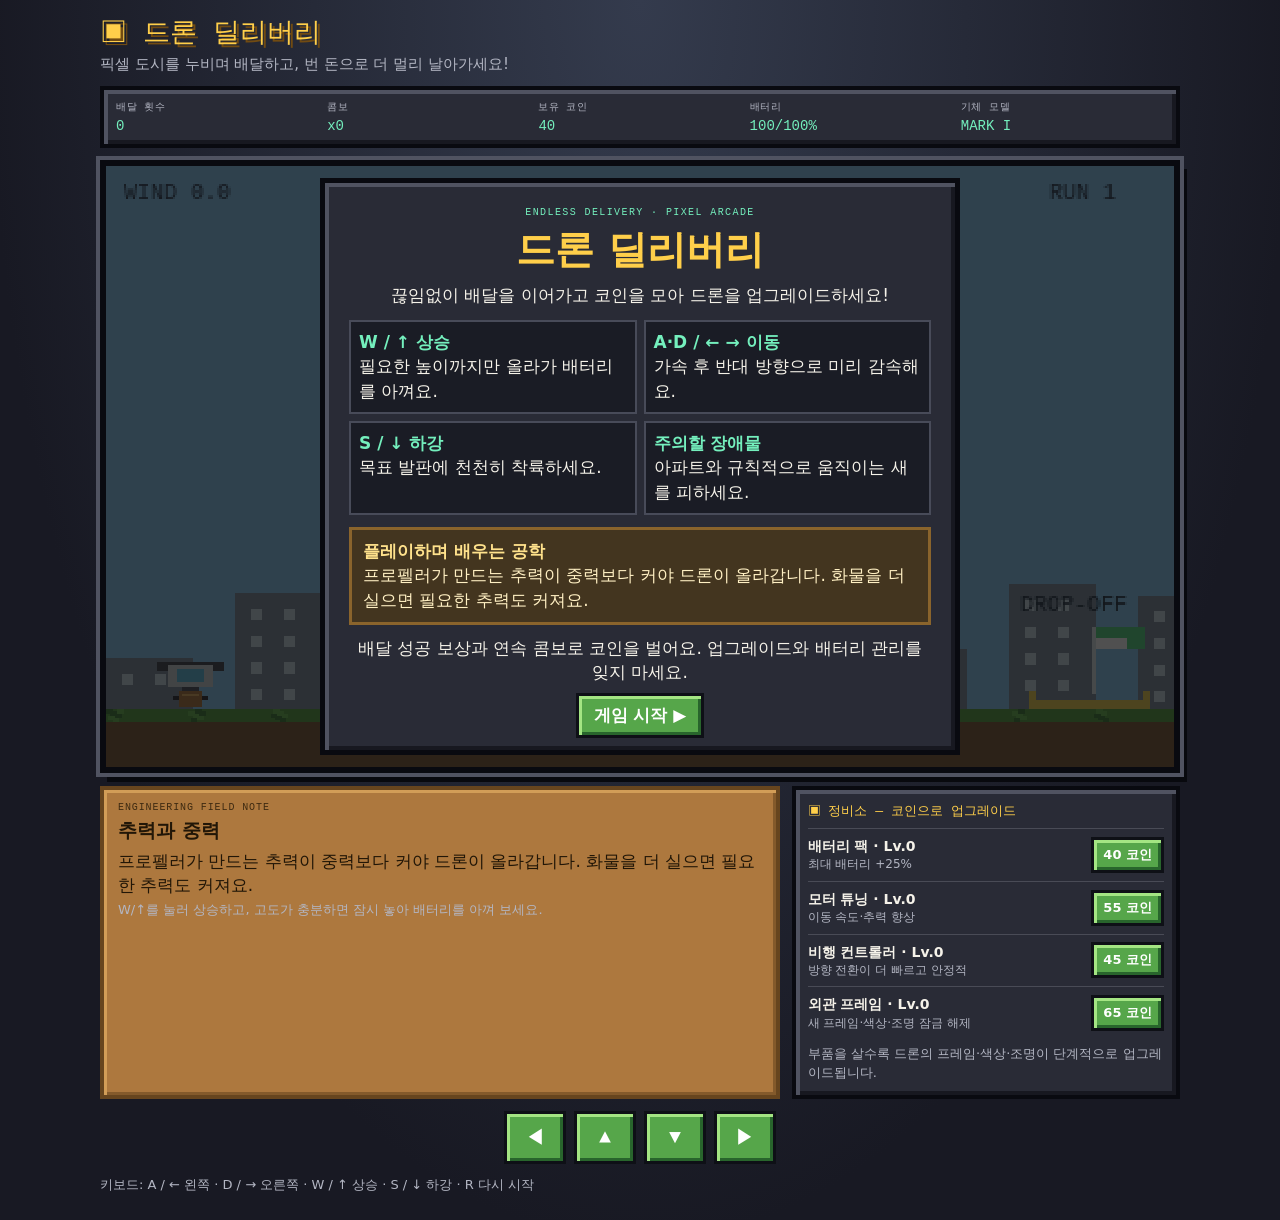
<file: index.html>
<!doctype html>
<html lang="ko">
<head>
<meta charset="utf-8">
<meta name="viewport" content="width=device-width,initial-scale=1,viewport-fit=cover">
<title>드론 딜리버리</title>
<style>
:root{color-scheme:dark;--bg:#181923;--panel:#292b36;--edge:#090a10;--hi:#505361;--gold:#ffcf4a;--mint:#74efbd;--muted:#b3b6c3;--wood:#b77c40}*{box-sizing:border-box}body{margin:0;padding:16px;background:radial-gradient(ellipse at 50% 0,#343b4d 0,#181923 72%);color:#f5f2e9;font:17px/1.45 system-ui,"Malgun Gothic",sans-serif}.app{max-width:1080px;margin:auto}.brand{margin:0 0 12px;color:var(--gold);font:clamp(17px,3vw,27px)/1.35 monospace;text-shadow:3px 3px #714b12}.brand small{display:block;color:var(--muted);font:15px system-ui;text-shadow:none;margin-top:3px}.panel{background:var(--panel);border:4px solid var(--edge);box-shadow:inset 4px 4px var(--hi),inset -4px -4px #171820}.hud{display:grid;grid-template-columns:repeat(5,1fr);gap:8px;padding:10px 12px;margin-bottom:12px}.stat{min-width:0}.label{display:block;color:var(--muted);font:10px monospace;letter-spacing:.07em}.value{display:block;font:14px monospace;color:var(--mint);margin-top:4px;white-space:nowrap;overflow:hidden;text-overflow:ellipsis}.stage{position:relative;background:#111;border:6px solid var(--edge);box-shadow:0 0 0 4px var(--hi),7px 9px #08090e}.stage canvas{display:block;width:100%;height:auto;aspect-ratio:16/9;image-rendering:pixelated;touch-action:none}.overlay{position:absolute;inset:0;display:grid;place-items:center;padding:12px;background:#111b}.overlay.hidden{display:none}.card{width:min(640px,100%);max-height:100%;overflow:auto;padding:clamp(13px,3vw,24px);text-align:center;background:#292b36;border:5px solid var(--edge);box-shadow:inset 4px 4px var(--hi),inset -4px -4px #171820}.tag{color:var(--mint);font:10px monospace;letter-spacing:.14em}.card h2{color:var(--gold);font-size:clamp(23px,5vw,39px);line-height:1.25;margin:8px 0}.card p{margin:8px 0}.how{display:grid;grid-template-columns:1fr 1fr;gap:7px;margin:12px 0;text-align:left}.how div{padding:8px;background:#1a1c25;border:2px solid #484b59}.how b{color:var(--mint)}.learn{padding:9px 11px;margin:11px 0;background:#43351f;border:3px solid #8a642c;text-align:left;color:#fff0c3}.learn b{color:#ffe28c}.btn{border:3px solid #0e1016;background:#56a64a;box-shadow:inset 3px 3px #a4e583,inset -3px -3px #28652c;color:#fff;font:700 17px system-ui;padding:8px 15px;cursor:pointer}.btn:hover{filter:brightness(1.13)}.btn:disabled{filter:grayscale(.7);opacity:.65;cursor:not-allowed}.columns{display:grid;grid-template-columns:minmax(0,1.4fr) minmax(270px,.8fr);gap:12px;margin-top:13px}.fieldnote{padding:12px 14px;background:#ad783e;color:#211607;border:4px solid #67451e;box-shadow:inset 3px 3px #d29d57,inset -3px -3px #845a2b}.fieldnote strong{display:block;font:10px monospace;letter-spacing:.09em;color:#3e2a11}.fieldnote h3{margin:4px 0;font-size:19px}.fieldnote p{margin:3px 0}.shop{padding:12px}.shop h2{font:13px monospace;color:var(--gold);margin:0 0 8px}.shoprow{display:flex;justify-content:space-between;align-items:center;gap:8px;padding:7px 0;border-top:1px solid #494b56}.shoprow div{font-size:14px}.shoprow small{display:block;color:var(--muted);font-size:12px}.shoprow .btn{font-size:13px;padding:6px 9px;white-space:nowrap}.controls{display:flex;gap:8px;justify-content:center;margin:12px 0}.controls .btn{width:62px;height:53px;padding:0;font:20px monospace}.help{margin:0 0 10px;color:var(--muted);font-size:13px}.tip{color:var(--muted);font-size:13px;margin:6px 0 0}@media(max-width:720px){body{padding:10px}.hud{grid-template-columns:repeat(3,1fr)}.columns{grid-template-columns:1fr}.how{grid-template-columns:1fr}.shoprow div{font-size:13px}}@media(prefers-reduced-motion:reduce){*{scroll-behavior:auto!important}}
</style>
</head>
<body><main class="app">
<h1 class="brand">▣ 드론 딜리버리 <small>픽셀 도시를 누비며 배달하고, 번 돈으로 더 멀리 날아가세요!</small></h1>
<section class="hud panel" aria-label="게임 정보"><div class="stat"><span class="label">배달 횟수</span><span class="value" id="deliveries">0</span></div><div class="stat"><span class="label">콤보</span><span class="value" id="combo">x0</span></div><div class="stat"><span class="label">보유 코인</span><span class="value" id="coins">0</span></div><div class="stat"><span class="label">배터리</span><span class="value" id="battery">100%</span></div><div class="stat"><span class="label">기체 모델</span><span class="value" id="model">MARK I</span></div></section>
<div class="stage"><canvas id="game" width="480" height="270" aria-label="드론 딜리버리 게임 화면"></canvas><div class="overlay" id="overlay"><section class="card" id="card"></section></div></div>
<div class="columns"><aside class="fieldnote"><strong>ENGINEERING FIELD NOTE</strong><h3 id="lessonTitle">추력과 중력</h3><p id="lessonText"></p><p class="tip" id="flightTip">배달을 반복하며 공학 원리를 익혀 보세요.</p></aside><section class="shop panel"><h2>▣ 정비소 — 코인으로 업그레이드</h2><div id="shopItems"></div><p class="tip">부품을 살수록 드론의 프레임·색상·조명이 단계적으로 업그레이드됩니다.</p></section></div>
<div class="controls" aria-label="터치 조작"><button class="btn" data-key="left" aria-label="왼쪽 이동">◀</button><button class="btn" data-key="up" aria-label="상승">▲</button><button class="btn" data-key="down" aria-label="하강">▼</button><button class="btn" data-key="right" aria-label="오른쪽 이동">▶</button></div><p class="help">키보드: A / ← 왼쪽 · D / → 오른쪽 · W / ↑ 상승 · S / ↓ 하강 · R 다시 시작</p>
</main>
<script>
(()=>{'use strict';
const canvas=document.getElementById('game'),ctx=canvas.getContext('2d'),$=s=>document.querySelector(s),W=480,H=270,G=244,keys={};
const lessons=[['추력과 중력','프로펠러가 만드는 추력이 중력보다 커야 드론이 올라갑니다. 화물을 더 실으면 필요한 추력도 커져요.','W/↑를 눌러 상승하고, 고도가 충분하면 잠시 놓아 배터리를 아껴 보세요.'],['관성과 제동','움직이는 물체는 계속 움직이려는 관성이 있습니다. 빠른 속도일수록 멈추는 데 더 많은 거리와 시간이 필요해요.','목표 지점에 도착하기 전에 반대쪽 방향키로 미리 감속하세요.'],['운동 에너지','운동 에너지는 ½mv²입니다. 속도가 두 배면 충돌 에너지는 네 배가 돼요.','건물과 새를 넉넉히 피해 안전한 경로를 잡아 보세요.'],['안정성과 제어','드론을 기울이면 추력의 일부가 옆 방향으로 향해 이동합니다. 조작을 급하게 바꾸면 기체가 흔들려요.','부드럽게 방향을 바꾸고 착륙 전에 속도를 낮추세요.'],['배터리와 효율','모터에 큰 추력을 오래 요구할수록 전력 소모가 커집니다. 배터리를 다 쓰면 기체가 멀쩡해도 운항을 끝내야 해요.','필요한 높이까지만 상승하고 코인을 모아 배터리를 업그레이드하세요.']];
let mode='title',tick=0,last=0,runTime=0,route=0,combo=0,coins=40,battery=100,maxBattery=100,life=3,invuln=0,flash=0,wind=0,drone,buildings=[],birds=[],clouds=[],modelParts=0,frameTier=0,upgrade={battery:0,motor:0,handling:0,style:0},deliveredTotal=0,routeClean=true,routeReward=0;
const clamp=(v,a,b)=>Math.max(a,Math.min(b,v)),rand=(n)=>{const a=Math.sin((n+1)*127.1+(route+11)*311.7)*43758.5453;return a-Math.floor(a)};
function rect(x,y,w,h,color){ctx.fillStyle=color;ctx.fillRect(Math.round(x),Math.round(y),Math.ceil(w),Math.ceil(h))}
function show(html){$('#card').innerHTML=html;$('#overlay').classList.remove('hidden')}
function hide(){ $('#overlay').classList.add('hidden') }
function saveProgress(){try{localStorage.setItem('droneDeliverySave',JSON.stringify({coins,deliveredTotal,upgrade,maxBattery}))}catch(e){}}
function loadProgress(){try{const s=JSON.parse(localStorage.getItem('droneDeliverySave')||'null');if(s){coins=Math.max(0,s.coins|0);deliveredTotal=Math.max(0,s.deliveredTotal|0);if(s.upgrade)upgrade=Object.assign(upgrade,s.upgrade);maxBattery=Math.max(100,s.maxBattery|0);battery=maxBattery}}catch(e){}}
function updateHud(){ $('#deliveries').textContent=deliveredTotal;$('#combo').textContent='x'+combo;$('#coins').textContent=coins;$('#battery').textContent=Math.ceil(battery)+'/'+maxBattery+'%';$('#model').textContent='MARK '+['I','II','III','IV','V','VI','VII','VIII'][Math.min(7,Math.max(0,modelParts))]; }
function showLesson(){const l=lessons[(route)%lessons.length];$('#lessonTitle').textContent=l[0];$('#lessonText').textContent=l[1];$('#flightTip').textContent=l[2]}
function setTitle(){mode='title';showLesson();show('<div class="tag">ENDLESS DELIVERY · PIXEL ARCADE</div><h2>드론 딜리버리</h2><p>끊임없이 배달을 이어가고 코인을 모아 드론을 업그레이드하세요!</p><div class="how"><div><b>W / ↑ 상승</b><br>필요한 높이까지만 올라가 배터리를 아껴요.</div><div><b>A·D / ← → 이동</b><br>가속 후 반대 방향으로 미리 감속해요.</div><div><b>S / ↓ 하강</b><br>목표 발판에 천천히 착륙하세요.</div><div><b>주의할 장애물</b><br>아파트와 규칙적으로 움직이는 새를 피하세요.</div></div><div class="learn"><b>플레이하며 배우는 공학</b><br>'+lessons[route%lessons.length][1]+'</div><p>배달 성공 보상과 연속 콤보로 코인을 벌어요. 업그레이드와 배터리 관리를 잊지 마세요.</p><button class="btn" data-action="start">게임 시작 ▶</button>')}
function buildRoute(){buildings=[];birds=[];clouds=[];const difficulty=route;const count=Math.min(6,2+Math.floor(difficulty/2));for(let i=0;i<count;i++){const slot=310/count,x=91+i*slot+slot*.5;const height=35+rand(i+41)*Math.min(110,55+difficulty*5);buildings.push({x:Math.round(x),w:22+Math.floor(rand(i+87)*18),h:Math.round(height),shade:i%3})}const numBirds=Math.min(8,1+Math.floor(difficulty/2));for(let i=0;i<numBirds;i++){const y=38+rand(i+200)*135;birds.push({x:75+rand(i+330)*325,y,base:y,v:(rand(i+44)<.5?-1:1)*(18+difficulty*2.7+rand(i+61)*16),phase:rand(i+31)*6.28,amp:7+rand(i+95)*16,style:i%3,dive:0,cool:2+rand(i+50)*5})}for(let i=0;i<6;i++)clouds.push({x:rand(i+100)*500,y:10+rand(i+114)*64,w:28+rand(i+120)*36,s:4+rand(i+130)*7});wind=(rand(902)-.5)*Math.min(17,2+route*1.2);}
function beginRoute(){buildRoute();drone={x:38,y:G-15,vx:0,vy:0,tilt:0,thrust:0};battery=Math.min(maxBattery,battery+Math.floor(maxBattery*.30));life=3;invuln=0;runTime=0;routeClean=true;mode='play';hide();showLesson();updateHud()}
function title(){setTitle()}
function buy(kind){const price=kind==='battery'?40+upgrade.battery*35:kind==='motor'?55+upgrade.motor*45:kind==='handling'?45+upgrade.handling*40:65+upgrade.style*65;if(coins<price)return;coins-=price;upgrade[kind]++;modelParts++;if(kind==='battery'){maxBattery+=25;battery=Math.min(maxBattery,battery+25)}else if(kind==='motor'){/* improved acceleration and top speed */}else if(kind==='handling'){/* faster control response */}else frameTier++;saveProgress();renderShop();updateHud()}
function renderShop(){const items=[['battery','배터리 팩','최대 배터리 +25%'],['motor','모터 튜닝','이동 속도·추력 향상'],['handling','비행 컨트롤러','방향 전환이 더 빠르고 안정적'],['style','외관 프레임','새 프레임·색상·조명 잠금 해제']];$('#shopItems').innerHTML=items.map(([id,name,desc])=>{const price=id==='battery'?40+upgrade.battery*35:id==='motor'?55+upgrade.motor*45:id==='handling'?45+upgrade.handling*40:65+upgrade.style*65;let level=upgrade[id];return '<div class="shoprow"><div><b>'+name+' · Lv.'+level+'</b><small>'+desc+'</small></div><button class="btn" data-buy="'+id+'">'+price+' 코인</button></div>'}).join('')}
function gameOver(reason){if(mode!=='play')return;mode='over';combo=0;saveProgress();updateHud();show('<div class="tag">DELIVERY RUN ENDED</div><h2>운항 종료</h2><p>'+reason+'</p><div class="learn"><b>공학 복습 · '+lessons[route%lessons.length][0]+'</b><br>'+lessons[route%lessons.length][1]+'</div><p>보유 코인과 구매한 업그레이드는 저장돼요.</p><button class="btn" data-action="retry">다시 출발 ↻</button>')}
function successfulLanding(){if(mode!=='play')return;mode='delivery';const base=24+Math.min(route,40);const comboBonus=combo*6;const cleanBonus=routeClean?12:0;routeReward=base+comboBonus+cleanBonus;coins+=routeReward;combo++;route++;deliveredTotal++;battery=Math.min(maxBattery,battery+Math.floor(maxBattery*.20));saveProgress();updateHud();showLesson();show('<div class="tag">DELIVERY COMPLETE · COMBO x'+combo+'</div><h2>배달 성공! +'+routeReward+' 코인</h2><p>'+(routeClean?'노히트 보너스 +12 포함! ':'')+'연속 배달 콤보로 다음 보상이 더 커져요.</p><div class="learn"><b>공학 포인트 · '+lessons[(route-1)%lessons.length][0]+'</b><br>'+lessons[(route-1)%lessons.length][1]+'<br><br><b>생각해 보기:</b> 이번 비행에서 속도를 줄이기 가장 좋은 시점은 언제였나요?</div><p>정비소에서 업그레이드한 뒤 다음 배달을 시작하세요.</p><button class="btn" data-action="next">다음 배달 ▶</button>')}
function hit(kind){if(invuln>0||mode!=='play')return;life--;routeClean=false;invuln=1.35;drone.vx+=(drone.x<240?-1:1)*38;drone.vy=-38;flash=.16;if(life<=0)gameOver(kind==='bird'?'새와 여러 번 충돌했어요.':kind==='building'?'건물과 충돌해 기체가 손상됐어요.':'안전 착륙에 실패했어요.');updateHud()}
function update(dt){tick+=dt;for(const c of clouds){c.x+=c.s*dt;if(c.x>500)c.x=-c.w}for(const b of birds){b.cool-=dt;if(b.style===2&&b.cool<=0&&mode==='play'&&Math.abs(drone.x-b.x)<105&&Math.abs(drone.y-b.y)<95){b.dive=1.05;b.cool=4.5+rand(Math.floor(tick+b.x))*3}if(b.dive>0){b.y+=115*dt;b.x+=b.v*.65*dt;b.dive-=dt;if(b.dive<=0){b.dive=0;b.base=clamp(b.y,35,190);b.v*=-1}}else{b.x+=b.v*dt;b.y=b.base+Math.sin(tick*1.7+b.phase)*b.amp}if(b.x<15){b.x=15;b.v=Math.abs(b.v)}if(b.x>465){b.x=465;b.v=-Math.abs(b.v)}}if(mode!=='play')return;runTime+=dt;invuln=Math.max(0,invuln-dt);const d=drone;const side=(keys.right?1:0)-(keys.left?1:0);const vertical=(keys.down?1:0)-(keys.up?1:0);const motor=1+upgrade.motor*.16,handling=1+upgrade.handling*.2;const maxSpeed=70+upgrade.motor*12;d.vx=clamp(d.vx+(side*(95+upgrade.motor*7)*handling+wind-d.vx*(1.15+upgrade.handling*.12))*dt,-maxSpeed,maxSpeed);const targetVy=vertical===-1?-54- upgrade.motor*5:vertical===1?64:9;d.vy+=(targetVy-d.vy)*(1-Math.exp(-dt*(2.1+upgrade.handling*.16)));d.x+=d.vx*dt;d.y+=d.vy*dt;d.x=clamp(d.x,12,468);d.y=clamp(d.y,10,G-13);d.tilt=clamp(d.vx*.008,-.25,.25);const effort=keys.up?1.5:keys.down?.75:.65;battery-=dt*effort*(1+route*.012)/(1+upgrade.motor*.035);if(battery<=0){battery=0;updateHud();gameOver('배터리가 완전히 소진됐어요. 업그레이드하거나 상승을 줄여 더 멀리 가 보세요.');return}if(flash>0)flash-=dt;
for(const b of buildings){const top=G-b.h;if(d.x+9>b.x&&d.x-9<b.x+b.w&&d.y+9>top){hit('building');if(mode!=='play')return;d.x=d.x<b.x?b.x-11:b.x+b.w+11;d.vx*=.35}}
for(const b of birds){if(Math.abs(d.x-b.x)<14&&Math.abs(d.y-b.y)<11){hit('bird');if(mode!=='play')return;b.v*=-1;b.x+=b.v>0?16:-16}}
// Ground is dangerous except at the destination pad; a soft, slow touchdown earns a delivery.
if(d.y>=G-14){if(d.x>=420&&Math.abs(d.vx)<34&&Math.abs(d.vy)<46){successfulLanding();return}if(d.x>=420){hit('landing');if(mode!=='play')return;d.y=G-16;d.vy=-45}else{d.y=G-14;d.vy=-Math.abs(d.vy)*.2;if(Math.abs(d.vy)>105)hit('landing')}}if(d.x>456){d.x=456;d.vx=-Math.abs(d.vx)*.35}updateHud()}
function draw(){const sky=ctx.createLinearGradient(0,0,0,G);sky.addColorStop(0,'#52a9f2');sky.addColorStop(1,'#c7e9ff');ctx.fillStyle=sky;ctx.fillRect(0,0,W,H);rect(0,0,W,G,'#83c8f5');rect(0,G,W,H-G,'#79512c');for(let i=0;i<9;i++){let bx=i*58,bh=23+(i*29%34);rect(bx,G-bh,39,bh,'#77899c');for(let yy=G-bh+7;yy<G-4;yy+=12){rect(bx+7,yy,5,5,'#c6d9e7');rect(bx+22,yy,5,5,'#c6d9e7')}}for(const c of clouds){rect(c.x,c.y,c.w,7,'#fff');rect(c.x+7,c.y-5,c.w*.48,6,'#fff');rect(c.x,c.y+6,c.w,2,'#d7e9f5')}
for(const b of buildings){const top=G-b.h;const pal=['#965b42','#8b6349','#6e6c83'][b.shade];rect(b.x,top,b.w,b.h,pal);rect(b.x-2,top,b.w+4,5,'#c49661');rect(b.x+b.w-4,top+4,4,b.h-4,'rgba(0,0,0,.2)');for(let yy=top+11;yy<G-6;yy+=15)for(let xx=b.x+4;xx<b.x+b.w-4;xx+=10){rect(xx,yy,5,7,'#f8d36d');rect(xx,yy+7,5,2,'#694631')}}rect(0,G,W,6,'#4e9d39');for(let i=0;i<72;i++)rect((i*37)%480,G+(i%5),3,2,i%2?'#62b847':'#34782e');
// delivery platform, beacon, and route label
rect(415,G-4,54,4,'#f5d348');rect(415,G-8,3,7,'#f5d348');rect(466,G-8,3,7,'#f5d348');rect(443,G-37,2,30,'#d9e5e9');rect(445,G-37,22,10,'#4dd77c');rect(445,G-32,14,5,'#fff');ctx.font='10px monospace';ctx.fillStyle='#18273a';ctx.fillText('DROP-OFF',411,G-44);
for(const b of birds){ctx.save();ctx.translate(Math.round(b.x),Math.round(b.y));ctx.scale(b.v<0?-1:1,1);const flap=Math.floor(tick*9+b.phase)%2;rect(-6,-2,12,5,'#3b3e4b');rect(5,-3,5,4,'#3b3e4b');rect(10,-2,4,2,'#eaa248');rect(-3,flap?-7:2,8,5,'#586275');rect(-8,0,3,2,'#292d38');rect(6,-2,1,1,'#fff');ctx.restore()}
// draw progressively upgraded drone: chassis, colored armor, additional pods, lights, and propellers.
const d=drone||{x:38,y:G-15,vx:0,vy:0,tilt:0};ctx.save();if(invuln>0&&Math.floor(tick*13)%2===0)ctx.globalAlpha=.35;ctx.translate(Math.round(d.x),Math.round(d.y));ctx.rotate(d.tilt||0);const tiers=Math.min(5,modelParts+upgrade.motor+upgrade.handling+upgrade.battery);const metal=['#cbd2d8','#7ed6d2','#e1b45b','#b47be1','#e8756c','#69cce9'][Math.min(5,tiers)];if(tiers>=2){rect(-22,-9,10,3,'#414857');rect(12,-9,10,3,'#414857');rect(-24,-12,8,3,'#e7f2f5');rect(16,-12,8,3,'#e7f2f5')}rect(-15,-6,30,4,'#373b48');rect(-10,-5,20,10,metal);rect(-6,-3,12,6,tiers>=3?'#3ce0cd':'#56bce0');rect(-4,5,8,4,'#424857');rect(-8,9,16,2,'#20232c');rect(-5,7,10,7,'#ad7135');rect(-4,8,8,1,'#e2a858');if(tiers>=1){rect(-17,-2,3,3,'#ffd34e');rect(14,-2,3,3,'#5df0a0')}if(tiers>=3){rect(-2,-9,4,3,'#ffec82');rect(-25,-8,3,2,'#9be9ff');rect(22,-8,3,2,'#9be9ff')}if(tiers>=5){rect(-12,10,24,2,'#ffd34e');rect(-21,-5,3,6,'#f1cb53');rect(18,-5,3,6,'#f1cb53')}ctx.restore();ctx.font='10px monospace';ctx.fillStyle='#213048';ctx.fillText('WIND '+(wind/10).toFixed(1),8,15);ctx.fillText('RUN '+(route+1),424,15);if(flash>0){ctx.fillStyle='rgba(255,244,170,'+Math.min(.6,flash*3)+')';ctx.fillRect(0,0,W,H)}}
function loop(ts){requestAnimationFrame(loop);const dt=Math.min(.04,(ts-(last||ts))/1000);last=ts;if(mode==='play')update(dt);else{tick+=dt;for(const b of birds){b.x+=b.v*dt*.3;b.y=b.base+Math.sin(tick*1.7+b.phase)*b.amp}}draw()}
function bindKey(e,down){const map={ArrowLeft:'left',a:'left',A:'left',ArrowRight:'right',d:'right',D:'right',ArrowUp:'up',w:'up',W:'up',ArrowDown:'down',s:'down',S:'down'};if(map[e.key]){keys[map[e.key]]=down;e.preventDefault()}if(!down)return;if(e.key==='r'||e.key==='R'){if(mode==='over'||mode==='title')setTitle()}if(e.key==='Enter'){if(mode==='title')beginRoute();else if(mode==='delivery')beginRoute();else if(mode==='over')beginRoute()}}
document.addEventListener('keydown',e=>bindKey(e,true));document.addEventListener('keyup',e=>bindKey(e,false));window.addEventListener('blur',()=>Object.keys(keys).forEach(k=>keys[k]=false));document.querySelectorAll('[data-key]').forEach(btn=>{const k=btn.dataset.key;btn.addEventListener('pointerdown',e=>{e.preventDefault();keys[k]=true;btn.setPointerCapture(e.pointerId)});['pointerup','pointercancel','lostpointercapture'].forEach(ev=>btn.addEventListener(ev,()=>keys[k]=false))});$('#card').addEventListener('click',e=>{const a=e.target.closest('[data-action]')?.dataset.action;if(a==='start'||a==='retry'||a==='next')beginRoute()});$('#shopItems').addEventListener('click',e=>{const b=e.target.closest('[data-buy]');if(b)buy(b.dataset.buy)});
loadProgress();renderShop();updateHud();showLesson();setTitle();requestAnimationFrame(loop);
})();
</script>
</body>
</html>
</file>
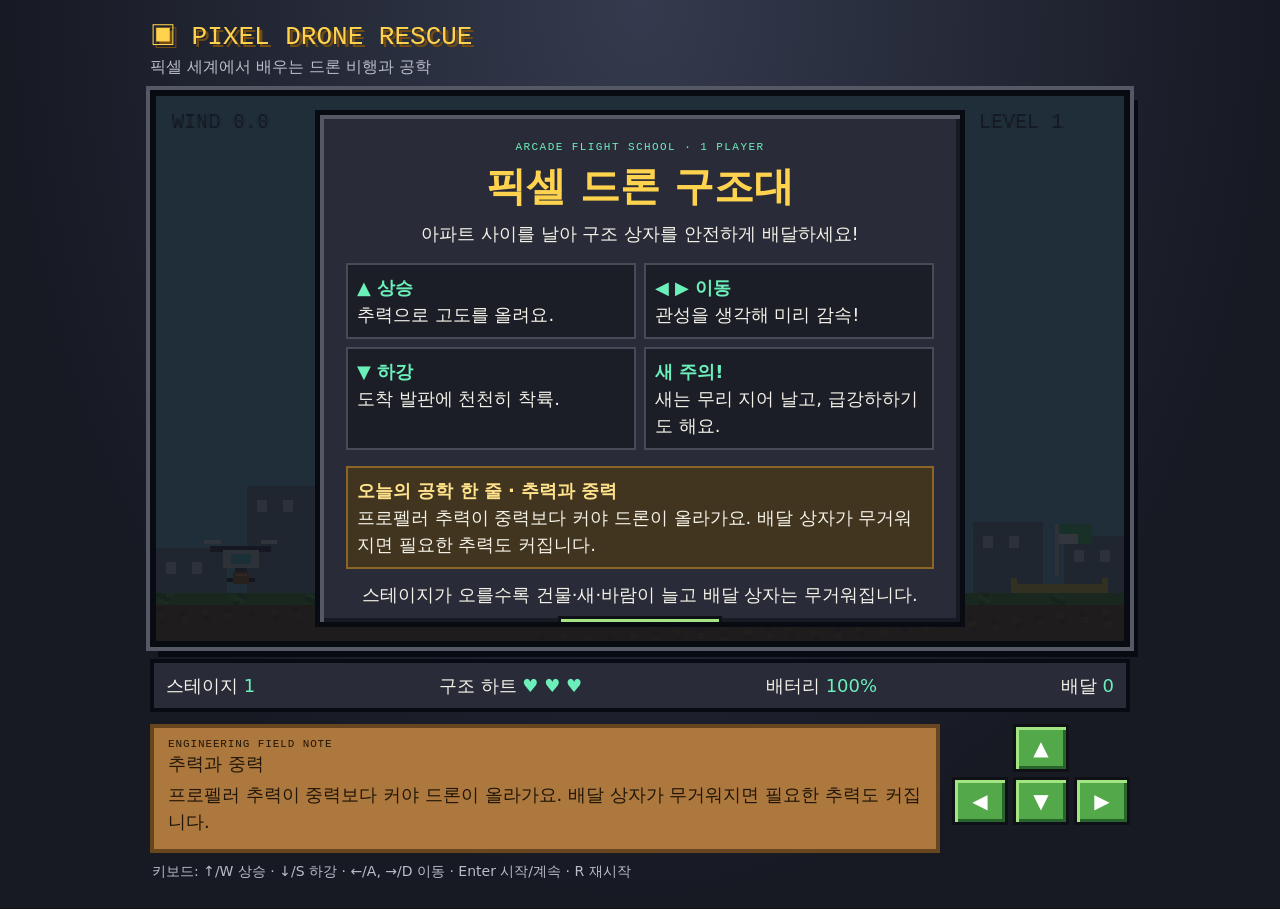
<file: game.html>
<!doctype html>
<html lang="ko">
<head>
<meta charset="utf-8"><meta name="viewport" content="width=device-width,initial-scale=1,viewport-fit=cover">
<title>픽셀 드론 구조대</title>
<style>
:root{color-scheme:dark;--bg:#171923;--panel:#292c38;--edge:#090b12;--gold:#ffd34e;--mint:#6cf0ba;--text:#f4f2e8;--muted:#b8bdc9;--wood:#b47c3e}*{box-sizing:border-box}body{margin:0;background:radial-gradient(ellipse at 50% 0,#343b4e,#171923 70%);color:var(--text);font:18px/1.5 system-ui,"Malgun Gothic",sans-serif;min-height:100vh;padding:18px}.wrap{max-width:980px;margin:auto}.brand{font:clamp(16px,3vw,26px)/1.5 monospace;color:var(--gold);text-shadow:3px 3px #714b12;margin:0 0 12px}.brand small{display:block;color:var(--muted);font:16px system-ui;text-shadow:none}.frame{border:6px solid var(--edge);box-shadow:0 0 0 4px #555966,8px 10px 0 #090b12;background:#111;position:relative}canvas{display:block;width:100%;height:auto;aspect-ratio:16/9;image-rendering:pixelated;touch-action:none}.overlay{position:absolute;inset:0;display:grid;place-items:center;padding:14px;background:#10131bd9}.overlay.off{display:none}.card{width:min(650px,100%);max-height:100%;overflow:auto;background:#292c38;border:5px solid #090b12;box-shadow:inset 4px 4px #555966,inset -4px -4px #171923;padding:clamp(12px,3vw,26px);text-align:center}.tag{font:11px monospace;letter-spacing:.13em;color:var(--mint)}h2{font-size:clamp(24px,5vw,40px);margin:7px 0;color:var(--gold);line-height:1.3}.card p{margin:8px 0}.how{display:grid;grid-template-columns:1fr 1fr;gap:8px;text-align:left;margin:16px 0}.how div,.lesson{background:#1b1e27;border:2px solid #474b58;padding:9px}.how b{color:var(--mint)}.lesson{border-color:#8b6527;background:#42351f;text-align:left;margin:12px 0}.lesson b{color:#ffe28c}.btn{border:3px solid #101117;background:#53a84a;box-shadow:inset 3px 3px #a4e583,inset -3px -3px #28652c;color:white;font:700 20px system-ui;padding:9px 24px;cursor:pointer}.btn:hover{filter:brightness(1.13)}.hud{display:flex;justify-content:space-between;gap:8px;flex-wrap:wrap;background:#292c38;border:4px solid #090b12;padding:9px 12px;margin:12px 0}.hud span{color:var(--mint)}.lower{display:grid;grid-template-columns:1fr auto;gap:12px;align-items:start}.note{background:#ad783e;color:#211607;border:4px solid #67451e;padding:10px 14px}.note strong{display:block;font:11px monospace;letter-spacing:.08em}.note p{margin:4px 0}.controls{display:grid;grid-template-columns:repeat(3,56px);gap:5px}.controls button{height:48px;font-size:20px;padding:0}.controls button:nth-child(1){grid-column:2}.controls button:nth-child(2){grid-column:1;grid-row:2}.controls button:nth-child(3){grid-column:2;grid-row:2}.controls button:nth-child(4){grid-column:3;grid-row:2}.help{font-size:14px;color:var(--muted);margin:8px 2px}.hide{display:none!important}@media(max-width:600px){body{padding:10px}.how{grid-template-columns:1fr}.lower{grid-template-columns:1fr}.controls{justify-self:center;grid-template-columns:repeat(4,58px)}.controls button:nth-child(n){grid-column:auto;grid-row:auto}}
</style>
</head>
<body><main class="wrap">
<h1 class="brand">▣ PIXEL DRONE RESCUE <small>픽셀 세계에서 배우는 드론 비행과 공학</small></h1>
<div class="frame"><canvas id="game" width="480" height="270" aria-label="픽셀 드론 게임"></canvas><div class="overlay" id="overlay"><section class="card" id="card"></section></div></div>
<div class="hud"><div>스테이지 <span id="stage">1</span></div><div>구조 하트 <span id="life">♥ ♥ ♥</span></div><div>배터리 <span id="battery">100%</span></div><div>배달 <span id="score">0</span></div></div>
<div class="lower"><aside class="note"><strong>ENGINEERING FIELD NOTE</strong><div id="lessonTitle">추력과 중력</div><p id="lessonText">프로펠러 추력이 중력보다 커야 드론이 올라가요. 배달 상자가 무거워지면 필요한 추력도 커집니다.</p></aside><div class="controls" aria-label="터치 조작"><button class="btn" data-key="up" aria-label="상승">▲</button><button class="btn" data-key="left" aria-label="왼쪽">◀</button><button class="btn" data-key="down" aria-label="하강">▼</button><button class="btn" data-key="right" aria-label="오른쪽">▶</button></div></div>
<p class="help">키보드: ↑/W 상승 · ↓/S 하강 · ←/A, →/D 이동 · Enter 시작/계속 · R 재시작</p>
</main>
<script>
(()=>{'use strict';
const c=document.querySelector('#game'),x=c.getContext('2d'),$=s=>document.querySelector(s),W=480,H=270,ground=246;
let state='title',level=1,life=3,score=0,battery=100,time=0,last=0,drone,buildings=[],birds=[],clouds=[],keys={},lessonIndex=0,notice='';
const lessons=[['추력과 중력','프로펠러 추력이 중력보다 커야 드론이 올라가요. 배달 상자가 무거워지면 필요한 추력도 커집니다.'],['관성과 제동','움직이는 물체는 계속 움직이려 해요. 목표 지점에 닿기 전에 반대 방향으로 움직여 속도를 줄여 보세요.'],['운동 에너지','충돌 에너지는 ½mv²입니다. 속도가 두 배면 충격은 네 배! 건물과 새를 여유 있게 피해요.'],['안정성과 무게중심','기울어진 드론은 옆으로 가속해요. 화물이 흔들린다고 상상하며 부드럽게 조종하고 착륙 때 수평을 맞추세요.'],['배터리와 효율','높이 오래 날수록 전기를 더 써요. 필요한 만큼만 상승하고 경로를 미리 골라 효율적으로 비행하세요.']];
const clamp=(v,a,b)=>Math.max(a,Math.min(b,v)),rand=(n)=>{let z=Math.sin(n*127.1+level*311.7)*43758.5453;return z-Math.floor(z)};
function rect(a,b,w,h,col){x.fillStyle=col;x.fillRect(a,b,w,h)}
function lesson(){let l=lessons[(level-1)%lessons.length];$('#lessonTitle').textContent=l[0];$('#lessonText').textContent=l[1]}
function show(html){$('#card').innerHTML=html;$('#overlay').classList.remove('off')}
function hide(){ $('#overlay').classList.add('off') }
function makeWorld(){buildings=[];birds=[];clouds=[];let count=Math.min(6,1+Math.floor(level/2));for(let i=0;i<count;i++){let bx=104+i*(280/count),bh=35+rand(i+9)*Math.min(105,50+level*7);buildings.push({x:Math.round(bx),w:22+Math.floor(rand(i+21)*20),h:Math.round(bh)})}let nb=Math.min(7,1+Math.floor(level/2));for(let i=0;i<nb;i++){let dir=rand(i+44)<.5?-1:1;let y=45+rand(i+90)*110;birds.push({x:80+rand(i+70)*320,y,base:y,v:dir*(20+level*3+rand(i+4)*15),phase:rand(i+17)*6.28,amp:8+rand(i+33)*14,turn:0,pattern:i%3})}for(let i=0;i<5;i++)clouds.push({x:rand(i+121)*480,y:15+rand(i+141)*55,w:30+rand(i+151)*28,s:3+rand(i+161)*5})}
function resetDrone(){drone={x:42,y:ground-16,vx:0,vy:0,tilt:0}}
function start(){lesson();makeWorld();resetDrone();battery=100;life=3;time=0;state='play';hide();updateHud()}
function title(){state='title';show('<div class="tag">ARCADE FLIGHT SCHOOL · 1 PLAYER</div><h2>픽셀 드론 구조대</h2><p>아파트 사이를 날아 구조 상자를 안전하게 배달하세요!</p><div class="how"><div><b>▲ 상승</b><br>추력으로 고도를 올려요.</div><div><b>◀ ▶ 이동</b><br>관성을 생각해 미리 감속!</div><div><b>▼ 하강</b><br>도착 발판에 천천히 착륙.</div><div><b>새 주의!</b><br>새는 무리 지어 날고, 급강하하기도 해요.</div></div><div class="lesson"><b>오늘의 공학 한 줄 · '+lessons[(level-1)%lessons.length][0]+'</b><br>'+lessons[(level-1)%lessons.length][1]+'</div><p>스테이지가 오를수록 건물·새·바람이 늘고 배달 상자는 무거워집니다.</p><button class="btn" data-action="start">게임 시작 ▶</button>')}
function finish(win){state=win?'win':'over';if(win){score++;show('<div class="tag">DELIVERY COMPLETE</div><h2>안전 배달 성공!</h2><p>'+lessons[(level-1)%lessons.length][0]+' 원리를 써서 무사히 착륙했어요.</p><div class="lesson"><b>생각해 보기</b><br>착륙 전에 속도를 줄이지 않았다면 어떤 일이 생겼을까요?</div><button class="btn" data-action="next">다음 스테이지 ▶</button>')}else{show('<div class="tag">FLIGHT ENDED</div><h2>비행을 다시 준비해요</h2><p>충돌을 피하고 배터리를 확인한 뒤, 속도를 줄여 발판에 착륙하세요.</p><div class="lesson"><b>공학 복습</b><br>'+lessons[(level-1)%lessons.length][1]+'</div><button class="btn" data-action="retry">다시 도전 ↻</button>')}}
function updateHud(){$('#stage').textContent=level;$('#life').textContent='♥ '.repeat(life)||'0';$('#battery').textContent=Math.ceil(battery)+'%';$('#score').textContent=score}
function hit(){life--;drone.vx*=-.45;drone.vy=-35;if(life<=0)finish(false)}
function update(dt){time+=dt;for(let b of birds){b.turn=Math.max(0,b.turn-dt);if(b.pattern===2&&b.turn===0&&Math.abs(drone.x-b.x)<95&&Math.abs(drone.y-b.y)<90){b.turn=2.8;b.dive=1}if(b.dive){b.y+=115*dt;b.x+=b.v*dt*.55;b.dive-=dt;if(b.dive<=0){b.dive=0;b.base=clamp(b.y,38,190);b.v*=-1}}else{b.x+=b.v*dt;b.y=b.base+Math.sin(time*1.7+b.phase)*b.amp}if(b.x<-18){b.x=-18;b.v=Math.abs(b.v)}if(b.x>498){b.x=498;b.v=-Math.abs(b.v)}}for(let q of clouds){q.x+=q.s*dt*(1+level*.015);if(q.x>500)q.x=-q.w}
if(state!=='play')return;
let d=drone,thrust=keys.up?1:keys.down?-.38:0,side=(keys.right?1:0)-(keys.left?1:0),wind=Math.sin(time*.7)*Math.min(13,level*1.4);d.vx+= (side*92+wind-d.vx*1.15)*dt;d.vy+=(-thrust*125+38-d.vy*.42)*dt;d.x+=d.vx*dt;d.y+=d.vy*dt;d.x=clamp(d.x,12,468);d.y=clamp(d.y,12,ground-14);d.tilt=clamp(d.vx*.008,-.25,.25);battery-=dt*(.45+Math.max(0,thrust)*1.45)*(1+level*.025);if(battery<=0){battery=0;finish(false);return}
// Tower collisions: top and sides are hazards.
for(let b of buildings){let top=ground-b.h;if(d.x+10>b.x&&d.x-10<b.x+b.w&&d.y+10>top){hit();if(state!=='play')return;d.x=d.x<b.x?b.x-12:b.x+b.w+12}}
for(let b of birds){if(Math.abs(d.x-b.x)<16&&Math.abs(d.y-b.y)<13){hit();if(state!=='play')return;b.v*=-1;b.x+=b.v>0?20:-20}}
// Ground landing only succeeds on the destination pad and at safe speed.
if(d.y>=ground-14){if(d.x>427&&d.vx<34&&d.vy<52){finish(true);return}if(d.x>427){finish(false);return}d.y=ground-14;d.vy=Math.min(0,-Math.abs(d.vy)*.18);if(Math.abs(d.vy)>100)hit()}
if(d.x>454&&d.y<ground-20){d.x=454;d.vx=-Math.abs(d.vx)*.35}
updateHud()}
function draw(){// Minecraft-like chunky sky, city, grass and sprites
let grad=x.createLinearGradient(0,0,0,ground);grad.addColorStop(0,'#52a9f2');grad.addColorStop(1,'#c7e9ff');x.fillStyle=grad;x.fillRect(0,0,W,H);rect(0,0,W,ground,'#83c8f5');rect(0,ground,W,H-ground,'#76502c');for(let i=0;i<100;i++){let px=(i*67)%480,py=ground+7+(i*19)%22;rect(px,py,3,3,i%2?'#8a6034':'#654326')}for(let q of clouds){rect(q.x,q.y,q.w,7,'#fff');rect(q.x+6,q.y-5,q.w*.48,6,'#fff');rect(q.x,q.y+6,q.w,2,'#d7e9f5')}
// distant block skyline
for(let i=0;i<12;i++){let bx=i*45,bh=22+(i*31%38);rect(bx,ground-bh,35,bh,'#8294a8');rect(bx+5,ground-bh+7,5,6,'#d9e8f1');rect(bx+18,ground-bh+7,5,6,'#d9e8f1')}
for(let b of buildings){let top=ground-b.h;rect(b.x,top,b.w,b.h,'#9b6244');rect(b.x-2,top,b.w+4,5,'#c39462');for(let yy=top+10;yy<ground-6;yy+=14)for(let xx=b.x+4;xx<b.x+b.w-4;xx+=10){rect(xx,yy,5,7,'#f8d36d');rect(xx,yy+7,5,2,'#70442f')}rect(b.x,ground-4,b.w,4,'#604633')}
// ground grass and marked landing pad
rect(0,ground,W,6,'#4e9d39');for(let i=0;i<70;i++)rect((i*37)%480,ground+(i%5),3,2,i%2?'#62b847':'#34782e');rect(424,ground-4,48,4,'#f6d84a');rect(424,ground-7,3,6,'#f6d84a');rect(469,ground-7,3,6,'#f6d84a');
for(let b of birds){let flap=Math.floor(time*9+b.phase)%2;let dir=b.v<0?-1:1;x.save();x.translate(Math.round(b.x),Math.round(b.y));x.scale(dir,1);rect(-5,-2,11,5,'#414456');rect(5,-3,4,4,'#414456');rect(9,-2,4,2,'#f0a648');rect(-2,flap?-7:2,7,5,'#626b82');rect(-7,0,3,2,'#303342');rect(6,-2,1,1,'#fff');x.restore()}
// parcel landing marker
rect(446,ground-34,2,26,'#d9e5e9');rect(448,ground-34,16,10,'#4dd77c');rect(448,ground-29,9,5,'#fff');
// drone and parcel
let d=drone||{x:42,y:ground-16,tilt:0};x.save();x.translate(Math.round(d.x),Math.round(d.y));x.rotate(d.tilt||0);rect(-15,-7,30,3,'#333844');rect(-18,-10,8,2,'#eaf3f7');rect(10,-10,8,2,'#eaf3f7');rect(-9,-5,18,9,'#d9e0e6');rect(-5,-3,10,5,'#59d2d5');rect(-3,4,6,5,'#424857');rect(-7,9,14,2,'#222630');rect(-4,6,8,6,'#ad7135');rect(-3,7,6,1,'#e2a858');x.restore();
// simple wind and level label
x.font='10px monospace';x.fillStyle='#243043';x.fillText('WIND '+(Math.sin(time*.7)*level).toFixed(1),8,16);x.fillText('LEVEL '+level,408,16);if(state==='play'&&notice){x.fillStyle='#fff';x.fillText(notice,170,25)}}
function loop(ts){requestAnimationFrame(loop);let dt=Math.min(.04,(ts-(last||ts))/1000);last=ts;if(state==='play')update(dt);draw()}
document.addEventListener('keydown',e=>{let map={ArrowUp:'up',w:'up',W:'up',ArrowDown:'down',s:'down',S:'down',ArrowLeft:'left',a:'left',A:'left',ArrowRight:'right',d:'right',D:'right'};if(map[e.key]){keys[map[e.key]]=true;e.preventDefault()}if(e.key==='Enter'){if(state==='title')start();else if(state==='win'){level++;title()}else if(state==='over')start()}if(e.key==='r'||e.key==='R')title()});document.addEventListener('keyup',e=>{let map={ArrowUp:'up',w:'up',W:'up',ArrowDown:'down',s:'down',S:'down',ArrowLeft:'left',a:'left',A:'left',ArrowRight:'right',d:'right',D:'right'};if(map[e.key])keys[map[e.key]]=false});document.querySelectorAll('[data-key]').forEach(btn=>{let k=btn.dataset.key;btn.addEventListener('pointerdown',e=>{e.preventDefault();keys[k]=true;btn.setPointerCapture(e.pointerId)});['pointerup','pointercancel','lostpointercapture'].forEach(ev=>btn.addEventListener(ev,()=>keys[k]=false))});$('#card').addEventListener('click',e=>{let a=e.target.closest('[data-action]')?.dataset.action;if(a==='start'||a==='retry')start();if(a==='next'){level++;title()}});lesson();resetDrone();updateHud();title();requestAnimationFrame(loop);
})();
</script></body></html>
</file>
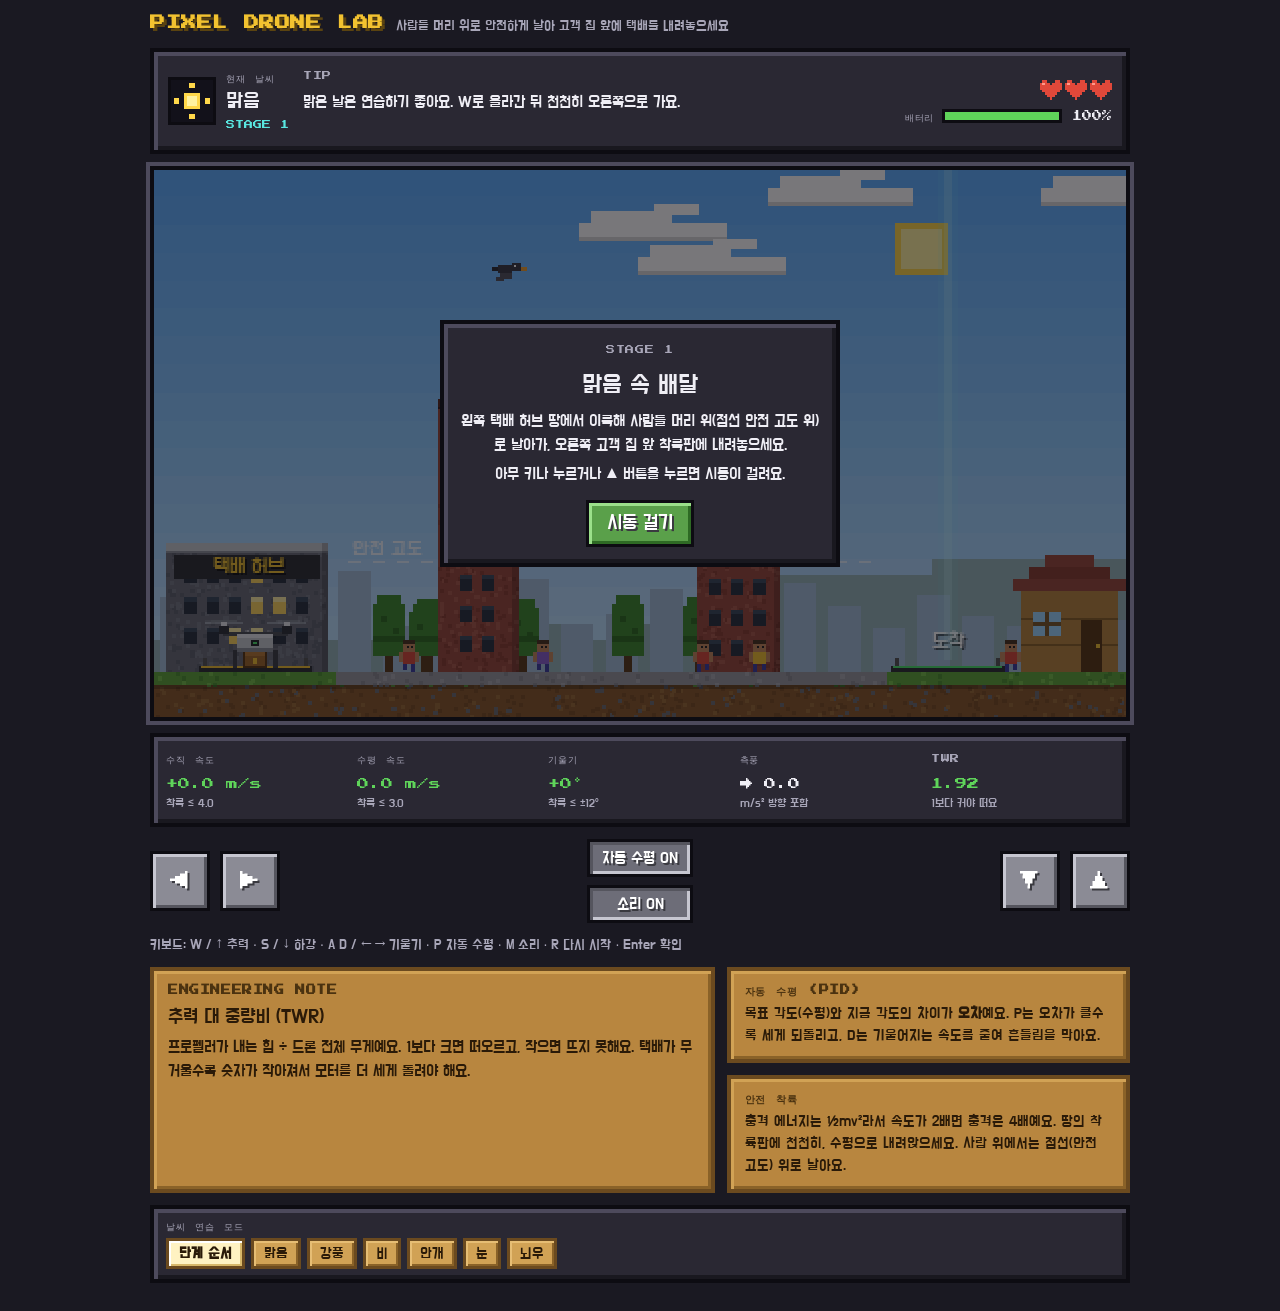
<file: Pixel Drone Lab.html>
<!doctype html><html><head><meta charset=utf8><meta name=viewport content="width=device-width,initial-scale=1,viewport-fit=cover"><style>:root{color-scheme:light;box-sizing:border-box;padding-top:env(safe-area-inset-top,0px);padding-bottom:env(safe-area-inset-bottom,0px)}html{scroll-padding-top:env(safe-area-inset-top,0px)}body{margin:0;padding:0;font:14px -apple-system,BlinkMacSystemFont,sans-serif;background:#fff;color:#000}img{max-width:100%}[hidden]:not([hidden=until-found i]){display:none!important}</style></head><body>
<title>Pixel Drone Lab</title>
<meta name="claude:viewport-fit-sides" content="cover">
<link rel="stylesheet" href="https://fonts.googleapis.com/css2?family=Do+Hyeon&family=Press+Start+2P&display=swap">
<style>
/* Layout: one column. Status bar on top, 16:9 pixel stage, telemetry strip, touch/keyboard controls, oak-sign engineering notes. Single committed look (night-time Minecraft UI). */
:root{
  --bg:#1a1922; --panel:#2a2833; --panel2:#34323f; --edge:#0d0c12; --hi:#4d4a5c;
  --text:#efeef5; --muted:#a8a6b8; --grass:#5fa83a;
  --oak:#b8863f; --oak-d:#6b4a1f; --oak-l:#d1a255; --oak-s:#8a6228; --ink:#2a1a08;
  --red:#e0483a; --gold:#f2c230; --cyan:#59e6e0; --ok:#5fd45a; --bad:#ff6a5a;
  --px:'Press Start 2P','Courier New',monospace;
  --ko:'Do Hyeon','Apple SD Gothic Neo','Malgun Gothic',sans-serif;
  color-scheme:dark;
}
*{box-sizing:border-box}
html{background:var(--bg)}
body{
  margin:0; background:var(--bg); color:var(--text); font-family:var(--ko); font-size:16px; line-height:1.45;
  padding-block:12px 28px;
  padding-left:max(16px,env(safe-area-inset-left,0px));
  padding-right:max(16px,env(safe-area-inset-right,0px));
  -webkit-user-select:none; user-select:none; -webkit-touch-callout:none;
}
.app{max-width:980px;margin:0 auto;display:flex;flex-direction:column;gap:12px}
.block{background:var(--panel);border:4px solid var(--edge);box-shadow:inset 4px 4px 0 var(--hi),inset -4px -4px 0 rgba(0,0,0,.4)}
.lbl{font-family:var(--px);font-size:9px;letter-spacing:.08em;color:var(--muted);text-transform:uppercase}
.brand{display:flex;align-items:baseline;gap:12px;flex-wrap:wrap}
.brand h1{margin:0;font-family:var(--px);font-size:15px;letter-spacing:.04em;color:var(--gold);text-shadow:3px 3px 0 #5a4310}
.brand span{color:var(--muted);font-size:14px}

.top{display:grid;grid-template-columns:auto minmax(0,1fr) auto;gap:14px;align-items:center;padding:12px 14px}
.wxnow{display:flex;align-items:center;gap:10px}
#wxicon{width:48px;height:48px;image-rendering:pixelated;background:#12111a;border:3px solid var(--edge)}
.wxnow strong{display:block;font-size:22px;font-weight:400;line-height:1.1}
.stg{font-family:var(--px);font-size:9px;color:var(--cyan)}
.tipbox{min-width:0}
.tipbox p{margin:4px 0 0;font-size:16px;min-height:2.9em}
.vitals{display:flex;flex-direction:column;gap:8px;align-items:flex-end}
#hearts{display:flex;gap:3px}
#hearts svg{width:22px;height:22px;image-rendering:pixelated}
.bat{display:flex;align-items:center;gap:8px}
.batbar{width:120px;height:14px;background:#12111a;border:3px solid var(--edge);position:relative}
#batfill{position:absolute;inset:0 auto 0 0;width:100%;background:var(--ok)}
#batnum{font-family:var(--px);font-size:10px;min-width:4.2em;text-align:right}

.stagewrap{position:relative;border:4px solid var(--edge);background:#000;box-shadow:0 0 0 4px var(--hi)}
#game{display:block;width:100%;height:auto;aspect-ratio:16/9;image-rendering:pixelated;image-rendering:crisp-edges;touch-action:none}
.overlay{position:absolute;inset:0;display:grid;place-items:center;background:rgba(10,9,14,.55);padding:10px}
.overlay[hidden]{display:none}
.card{width:min(100%,400px);padding:14px 16px 16px;text-align:center}
.card h2{margin:6px 0 4px;font-size:26px;font-weight:400}
.card p{margin:6px 0;font-size:16px}
.card .stats{display:grid;grid-template-columns:1fr 1fr;gap:4px 12px;margin:8px 0;text-align:left;font-size:15px}
.card .stats b{font-weight:400;color:var(--cyan);float:right}
.card .why{background:var(--oak);color:var(--ink);border:3px solid var(--oak-d);padding:6px 8px;font-size:14px;text-align:left}
.card .why b{font-weight:400}
.btn{
  font-family:var(--ko);font-size:20px;color:#fff;text-shadow:2px 2px 0 #3a3a40;cursor:pointer;
  background:#8b8b95;border:3px solid var(--edge);padding:8px 18px;
  box-shadow:inset 3px 3px 0 #c6c6d0,inset -3px -3px 0 #55555e;
  touch-action:none;-webkit-tap-highlight-color:transparent;
}
.btn:hover{background:#7d86b8}
.btn:active,.btn.on{box-shadow:inset 3px 3px 0 #55555e,inset -3px -3px 0 #c6c6d0;background:#6d6d78}
.btn:focus-visible,.chip:focus-visible{outline:3px solid var(--cyan);outline-offset:2px}
.btn.go{margin-top:8px;background:#5aa04a;box-shadow:inset 3px 3px 0 #9be08a,inset -3px -3px 0 #2e6a24}
.btn.go:hover{background:#68b457}

.tele{display:grid;grid-template-columns:repeat(5,minmax(0,1fr));gap:8px;padding:10px 12px}
.tele div{min-width:0}
.tele .v{display:block;font-family:var(--px);font-size:12px;margin-top:6px;font-variant-numeric:tabular-nums;white-space:nowrap}
.tele .v.ok{color:var(--ok)} .tele .v.bad{color:var(--bad)}
.tele small{display:block;color:var(--muted);font-size:12px;margin-top:2px}

.controls{display:grid;grid-template-columns:1fr auto 1fr;gap:12px;align-items:center}
.pad{display:flex;gap:10px}
.pad.r{justify-content:flex-end}
.pad .btn{width:76px;height:76px;padding:0;font-family:var(--px);font-size:20px;display:grid;place-items:center}
.mid{display:flex;flex-direction:column;gap:8px}
.mid .btn{font-size:16px;padding:6px 12px;white-space:nowrap}
.hint{margin:0;color:var(--muted);font-size:14px}

.chips{display:flex;flex-wrap:wrap;gap:6px}
.chip{font-family:var(--ko);font-size:15px;color:var(--ink);background:var(--oak-l);border:3px solid var(--oak-d);padding:3px 10px;cursor:pointer;box-shadow:inset 2px 2px 0 #e6bd74,inset -2px -2px 0 var(--oak-s)}
.chip.on{background:#fff2c2;box-shadow:inset 2px 2px 0 #fff,inset -2px -2px 0 #d8b86a;font-weight:700}
.notes{display:grid;grid-template-columns:minmax(0,1.4fr) minmax(0,1fr);gap:12px}
.sign{background:var(--oak);color:var(--ink);border:4px solid var(--oak-d);box-shadow:inset 3px 3px 0 var(--oak-l),inset -3px -3px 0 var(--oak-s);padding:12px 14px;min-width:0}
.sign h3{margin:0 0 6px;font-family:var(--px);font-size:10px;letter-spacing:.06em;color:#4a3210}
.sign h4{margin:0 0 4px;font-size:20px;font-weight:400}
.sign p{margin:0;font-size:16px}
.sign.small p{font-size:15px}
.stack{display:flex;flex-direction:column;gap:12px;min-width:0}
.pick{display:flex;flex-direction:column;gap:6px;padding:10px 12px}

@media (max-width:720px){
  .top{grid-template-columns:1fr auto}
  .tipbox{grid-column:1/-1;order:3}
  .notes{grid-template-columns:1fr}
  .tele{grid-template-columns:repeat(3,minmax(0,1fr))}
  .controls{grid-template-columns:1fr 1fr}
  .mid{grid-column:1/-1;grid-row:2;flex-direction:row;justify-content:center}
  .pad .btn{width:68px;height:68px}
}
@media (pointer:fine){.pad .btn{width:60px;height:60px}}
@media (prefers-reduced-motion:reduce){*{animation:none!important;transition:none!important}}
</style>

<main class="app">
  <div class="brand"><h1>PIXEL DRONE LAB</h1><span>사람들 머리 위로 안전하게 날아 고객 집 앞에 택배를 내려놓으세요</span></div>

  <header class="top block">
    <div class="wxnow">
      <canvas id="wxicon" width="16" height="16" aria-hidden="true"></canvas>
      <div><span class="lbl">현재 날씨</span><strong id="wxname">맑음</strong><span class="stg" id="stg">STAGE 1</span></div>
    </div>
    <div class="tipbox"><span class="lbl">TIP</span><p id="tip"></p></div>
    <div class="vitals">
      <div id="hearts" aria-label="남은 하트"></div>
      <div class="bat"><span class="lbl">배터리</span><div class="batbar"><div id="batfill"></div></div><span id="batnum">100%</span></div>
    </div>
  </header>

  <div class="stagewrap">
    <canvas id="game"></canvas>
    <div class="overlay" id="overlay" hidden>
      <div class="card block" id="card"></div>
    </div>
  </div>

  <section class="tele block" aria-label="비행 정보">
    <div><span class="lbl">수직 속도</span><span class="v" id="tVy">0.0 m/s</span><small>착륙 ≤ 4.0</small></div>
    <div><span class="lbl">수평 속도</span><span class="v" id="tVx">0.0 m/s</span><small>착륙 ≤ 3.0</small></div>
    <div><span class="lbl">기울기</span><span class="v" id="tAng">0°</span><small>착륙 ≤ ±12°</small></div>
    <div><span class="lbl">측풍</span><span class="v" id="tWind">0.0</span><small>m/s² 방향 포함</small></div>
    <div><span class="lbl">TWR</span><span class="v" id="tTwr">0.0</span><small>1보다 커야 떠요</small></div>
  </section>

  <section class="controls" aria-label="조작">
    <div class="pad">
      <button class="btn" data-k="left" aria-label="왼쪽으로 기울이기">◀</button>
      <button class="btn" data-k="right" aria-label="오른쪽으로 기울이기">▶</button>
    </div>
    <div class="mid">
      <button class="btn on" id="bPid" type="button">자동 수평 ON</button>
      <button class="btn" id="bSnd" type="button">소리 ON</button>
    </div>
    <div class="pad r">
      <button class="btn" data-k="down" aria-label="하강">▼</button>
      <button class="btn" data-k="up" aria-label="추력 올리기">▲</button>
    </div>
  </section>
  <p class="hint">키보드: W / ↑ 추력 · S / ↓ 하강 · A D / ← → 기울기 · P 자동 수평 · M 소리 · R 다시 시작 · Enter 확인</p>

  <section class="notes">
    <div class="sign">
      <h3>ENGINEERING NOTE</h3>
      <h4 id="cTitle"></h4>
      <p id="cBody"></p>
    </div>
    <div class="stack">
      <div class="sign small">
        <h3>자동 수평 (PID)</h3>
        <p>목표 각도(수평)와 지금 각도의 차이가 <b>오차</b>예요. P는 오차가 클수록 세게 되돌리고, D는 기울어지는 속도를 줄여 흔들림을 막아요.</p>
      </div>
      <div class="sign small">
        <h3>안전 착륙</h3>
        <p>충격 에너지는 ½mv²라서 속도가 2배면 충격은 4배예요. 땅의 착륙판에 천천히, 수평으로 내려앉으세요. 사람 위에서는 점선(안전 고도) 위로 날아요.</p>
      </div>
    </div>
  </section>

  <div class="block pick">
    <span class="lbl">날씨 연습 모드</span>
    <div class="chips" id="chips"></div>
  </div>
</main>
<script>
(function(){
'use strict';
var W=480,H=270,GY=248,PX=15,G=9.8*PX,FMAX=2.8*G;
var cv=document.getElementById('game'),cx=cv.getContext('2d');
cv.width=W;cv.height=H;
function $(id){return document.getElementById(id)}
function R(x,y,w,h,c){cx.fillStyle=c;cx.fillRect(x,y,w,h)}
function clamp(v,a,b){return v<a?a:v>b?b:v}
function rng(a){return function(){a|=0;a=a+0x6D2B79F5|0;var t=Math.imul(a^a>>>15,1|a);t=t+Math.imul(t^t>>>7,61|t)^t;return((t^t>>>14)>>>0)/4294967296}}
function hex(c){return[parseInt(c.slice(1,3),16),parseInt(c.slice(3,5),16),parseInt(c.slice(5,7),16)]}
function mix(a,b,t){var p=hex(a),q=hex(b);return'rgb('+Math.round(p[0]+(q[0]-p[0])*t)+','+Math.round(p[1]+(q[1]-p[1])*t)+','+Math.round(p[2]+(q[2]-p[2])*t)+')'}

/* ---------- weather data ---------- */
var ORDER=['clear','wind','rain','fog','snow','thunder'];
var WX={
 clear:{name:'맑음',sky:['#5fb0ff','#8ccaff','#c5e5ff'],wind:0,gust:0,drag:0.8,mass:0,drain:1,fog:0,birds:1,clouds:4,cc:'#ffffff',sun:true,
  tips:['맑은 날은 연습하기 좋아요. W로 올라간 뒤 천천히 오른쪽으로 가요.','착륙할 땐 내려가는 속도(수직 속도)가 4m/s보다 작아야 해요.','W를 떼면 드론이 천천히 가라앉아요. 택배 무게 때문이에요.'],
  cTitle:'추력 대 중량비 (TWR)',cBody:'프로펠러가 내는 힘 ÷ 드론 전체 무게예요. 1보다 크면 떠오르고, 작으면 뜨지 못해요. 택배가 무거울수록 숫자가 작아져서 모터를 더 세게 돌려야 해요.'},
 wind:{name:'강풍',sky:['#7fa8d2','#a3c3e2','#cfe0ee'],wind:2.4,gust:1.8,drag:0.8,mass:0,drain:1.05,fog:0,birds:2,clouds:7,cc:'#f1f5f9',sun:true,
  tips:['옆바람이 계속 밀어요. 바람 반대쪽으로 살짝 기울이면 버틸 수 있어요.','바람은 세졌다 약해졌다 해요(돌풍). 한 번에 크게 기울이지 마세요.','건물 사이는 좁아요. 바람에 밀리면 부딪혀요.'],
  cTitle:'측풍과 기울기',cBody:'드론을 기울이면 프로펠러 힘의 일부가 옆으로 향해요. 옆으로 미는 힘 = 추력 × sin(기울기). 바람이 밀면 반대쪽으로 기울여서 맞서요.'},
 rain:{name:'비',sky:['#566574','#6f7e8b','#8d9aa5'],wind:1.4,gust:1.2,drag:0.8,mass:0.18,drain:1.25,fog:0.12,birds:1,clouds:8,cc:'#8993a0',rain:true,lit:true,
  tips:['비에 젖어서 드론이 무거워졌어요. 배터리도 더 빨리 닳아요.','시야가 흐려요. 새와 건물을 일찍 보고 피하세요.','서두르지 말고 가장 짧은 길로 가세요.'],
  cTitle:'무게 증가와 배터리 소모',cBody:'물이 묻으면 질량이 늘어서 TWR이 줄어요. 같은 높이를 유지하려면 모터를 더 세게 돌려야 하니까 전기를 더 써요.'},
 fog:{name:'안개',sky:['#a5aeb4','#b9c1c6','#cfd5d8'],wind:0.6,gust:0.5,drag:0.8,mass:0,drain:1,fog:0.7,birds:3,clouds:5,cc:'#dfe4e6',
  tips:['안개 속에서는 멀리 안 보여요. 목적지의 파란 빛기둥을 따라가세요.','속도가 빠르면 멈출 거리가 길어져요. 천천히 가요.','새가 갑자기 나타나요. 드론 주변을 잘 보세요.'],
  cTitle:'제동거리와 센서 시야',cBody:'멈추는 데 필요한 거리는 속도의 제곱에 비례해요. 속도가 2배면 멈출 거리는 4배! 보이는 거리가 짧을수록 천천히 가야 해요.'},
 snow:{name:'눈',sky:['#b3c2d3','#cfdae6','#e8eef4'],wind:1.0,gust:0.9,drag:0.4,mass:0.05,drain:1.4,fog:0.15,birds:1,clouds:8,cc:'#f4f7fa',snow:true,
  tips:['추워서 배터리 힘이 약해져요. 평소보다 빨리 닳아요.','드론이 미끄러지듯 밀려요. 멈추려면 반대쪽으로 기울이세요.','땅과 지붕이 하얘졌어요. 착륙판 위치를 잘 확인하세요.'],
  cTitle:'관성과 저온 배터리',cBody:'움직이던 물체는 계속 움직이려는 성질(관성)이 있어요. 멈추려면 반대 방향 힘이 필요해요. 그리고 배터리는 추우면 낼 수 있는 힘이 줄어요.'},
 thunder:{name:'뇌우',sky:['#262b39','#3a4154','#566074'],wind:1.8,gust:2.0,drag:0.8,mass:0.12,drain:1.25,fog:0.2,birds:1,clouds:10,cc:'#3b4150',rain:true,bolts:true,lit:true,
  tips:['빨간 경고 기둥이 보이면 옆으로 피하세요. 곧 번개가 쳐요.','번개는 높은 곳에 잘 떨어져요. 너무 높이 날지 마세요.','돌풍이 심해요. 자동 수평(P)을 켜 두면 도움이 돼요.'],
  cTitle:'번개와 난기류',cBody:'번개는 높고 뾰족한 곳으로 떨어지기 쉬워요. 실제 드론도 천둥번개가 칠 때는 띄우지 않아요. 난기류는 공기가 불규칙하게 흐르는 현상이에요.'}
};

ORDER.forEach(function(k){WX[k].tips.push('사람 위를 지날 땐 점선(안전 고도) 위로 날아야 해요. 아래로 지나가면 사람이 놀라요.')});

/* ---------- audio: note-block style ---------- */
var ac=null,master=null,muted=false,FS=185;
function initAudio(){
  if(ac){if(ac.state==='suspended')ac.resume();return}
  try{var C=window.AudioContext||window.webkitAudioContext;ac=new C();master=ac.createGain();master.gain.value=.35;master.connect(ac.destination)}catch(e){ac=null}
}
function nb(semi,dur,type,vol,delay){
  if(!ac||muted)return;
  var t=ac.currentTime+(delay||0),o=ac.createOscillator(),g=ac.createGain();
  o.type=type||'triangle';o.frequency.value=FS*Math.pow(2,semi/12);
  g.gain.setValueAtTime(0.0001,t);g.gain.linearRampToValueAtTime(vol||.4,t+.008);g.gain.exponentialRampToValueAtTime(.001,t+(dur||.25));
  o.connect(g);g.connect(master);o.start(t);o.stop(t+(dur||.25)+.03);
}
function boom(){
  if(!ac||muted)return;
  var n=ac.sampleRate*.6,b=ac.createBuffer(1,n,ac.sampleRate),d=b.getChannelData(0);
  for(var i=0;i<n;i++)d[i]=(Math.random()*2-1)*Math.pow(1-i/n,2);
  var s=ac.createBufferSource(),f=ac.createBiquadFilter(),g=ac.createGain();
  f.type='lowpass';f.frequency.value=500;g.gain.value=.7;s.buffer=b;s.connect(f);f.connect(g);g.connect(master);s.start();
}
var SCALE=[0,3,5,7,10,12,15,17,19,22,24];
function sfx(k){
  if(k==='start'){nb(12,.2,'triangle',.4);nb(16,.2,'triangle',.4,.1)}
  else if(k==='hurt'){nb(0,.4,'square',.35);nb(-5,.4,'sine',.5,.05)}
  else if(k==='win'){[12,16,19,24,28].forEach(function(s,i){nb(s,.35,'triangle',.4,i*.11)});nb(0,.6,'sine',.35,0)}
  else if(k==='fail'){[12,9,5,0].forEach(function(s,i){nb(s,.35,'square',.3,i*.14)})}
  else if(k==='warn'){nb(19,.12,'square',.25);nb(19,.12,'square',.25,.16)}
  else if(k==='bolt'){boom();nb(0,.5,'sine',.5)}
  else if(k==='pid'){nb(14,.15,'triangle',.3)}
}

/* ---------- state ---------- */
var stage=1,manual=null,wk='clear',wx=WX.clear,st='ready';
var dr,hearts=3,inv=0,battery=100,t=0,shake=0,flash=0,pid=true,grounded=true;
var cargoM=0.5,windDir=1,wph=0,delivered=false,lastFail='';
var pads,hubImg,people=[],trees=[],builds=[],birds=[],bolts=[],parts=[],clouds=[],drops=[],skyC=null,gndC=null;
var K={left:false,right:false,up:false,down:false};
var nextBolt=3,noteT=0,tipT=0,tipI=0,hudT=0,overlayAct=null,fogAmt=0;

var PALS={
 stone:['#8a8a8e','#7a7a7e','#9a9a9e','#5c5c62','#3f3f44'],
 brick:['#9a4a3c','#8a3f32','#a95a4a','#5a2a22','#3c1c16'],
 sand:['#d9c58c','#cdb97f','#e4d29c','#9c8a52','#6e5f36'],
 quartz:['#e4e1d8','#d6d3ca','#f0eee6','#a8a59c','#7a776f'],
 iron:['#6a6e78','#5e626c','#767a85','#c9ccd2','#8e929c']
};
var PALN=['stone','brick','sand','quartz'];

function makeBuilding(b,r,lit,snow){
  var c=document.createElement('canvas');c.width=b.w;c.height=GY-b.top;
  var g=c.getContext('2d'),p=PALS[b.pal];
  g.fillStyle=p[0];g.fillRect(0,0,c.width,c.height);
  var i;
  for(i=0;i<c.width*c.height/14;i++){g.fillStyle=r()<.5?p[1]:p[2];g.fillRect((r()*c.width)|0,(r()*c.height)|0,2,2)}
  g.fillStyle=p[3];g.fillRect(0,0,c.width,4);
  g.fillStyle=p[4];g.fillRect(0,4,c.width,1);
  g.fillStyle='rgba(0,0,0,.18)';g.fillRect(c.width-3,0,3,c.height);
  var ww=6,wh=8,gx=5,gy=7,cols=Math.max(1,Math.floor((c.width-8)/(ww+gx))),x0=Math.floor((c.width-(cols*(ww+gx)-gx))/2);
  for(var y=12;y+wh<c.height-4;y+=wh+gy){
    for(i=0;i<cols;i++){
      var on=lit&&r()<.5;
      g.fillStyle=on?'#ffd860':'#27323f';g.fillRect(x0+i*(ww+gx),y,ww,wh);
      g.fillStyle=on?'#fff0a8':'#3a4a5c';g.fillRect(x0+i*(ww+gx),y,ww,2);
    }
  }
  if(snow){g.fillStyle='#f4f7fa';g.fillRect(0,0,c.width,3)}
  return c;
}

function genStage(){
  var r=rng(stage*9301+49297),n=stage;
  builds=[];
  pads={start:{x:22,w:56},goal:{x:364,w:56,goal:true}};
  var nB=Math.min(4,2+Math.floor((n-1)/2)),slotW=256/nB;
  for(var i=0;i<nB;i++){
    var w=Math.round(Math.min(slotW-28,34+r()*14)),x=Math.round(96+i*slotW+(slotW-w)/2);
    builds.push({x:x,w:w,top:GY-Math.round(60+r()*100),pal:PALN[(r()*4)|0]});
  }
  var lit=!!wx.lit,rr=rng(stage*17+3);
  builds.forEach(function(b){b.img=makeBuilding(b,rr,lit||wk==='fog',wx.snow)});
  hubImg=makeBuilding({w:80,top:GY-64,pal:'iron'},rr,true,wx.snow);
  people=[];
  var SH=['#3aa7b0','#d94a3a','#f2c230','#8a5fd0','#5fa83a','#e0e0e0'];
  for(i=0;i<3+Math.min(n,4);i++)people.push({x:104+r()*240,vx:(r()<.5?-1:1)*(7+r()*8),sh:SH[(r()*SH.length)|0],ph:r()*6,sc:0});
  trees=[];
  for(i=0;i<9;i++)trees.push({x:92+r()*270,h:22+((r()*14)|0)});
  /* birds */
  birds=[];
  var nBird=Math.min(6,wx.birds+Math.floor(n/2));
  for(i=0;i<nBird;i++){
    var dir=r()<.5?-1:1;
    birds.push({x:80+r()*320,y:46+r()*(GY-150),by:0,vx:dir*(20+r()*26+n*1.5),ph:r()*6,amp:6+r()*12});
    birds[i].by=birds[i].y;
  }
  /* clouds */
  clouds=[];
  for(i=0;i<wx.clouds;i++)clouds.push({x:r()*W,y:8+r()*70,w:44+r()*50,s:3+r()*7});
  /* precip */
  drops=[];
  var nd=wx.rain?110:wx.snow?70:0;
  for(i=0;i<nd;i++)drops.push({x:Math.random()*W,y:Math.random()*H,s:Math.random()});
  /* sky */
  skyC=document.createElement('canvas');skyC.width=W;skyC.height=H;
  var g=skyC.getContext('2d'),bands=18;
  for(i=0;i<bands;i++){
    var f=i/(bands-1),c=f<.5?mix(wx.sky[0],wx.sky[1],f*2):mix(wx.sky[1],wx.sky[2],(f-.5)*2);
    g.fillStyle=c;g.fillRect(0,Math.floor(i*GY/bands),W,Math.ceil(GY/bands)+1);
  }
  /* far hills (blocky) */
  var hc=mix(wx.sky[2],'#4b6a4a',wx.snow?.1:.38),hh=0,hx;
  g.fillStyle=hc;
  for(hx=0;hx<W;hx+=16){hh+=Math.round((r()-.5)*2)*8;hh=clamp(hh,16,56);g.fillRect(hx,GY-hh,16,hh)}
  /* distant city silhouette */
  g.fillStyle=mix(wx.sky[2],'#53607a',.28);
  for(hx=0;hx<W;hx+=22){var ch=18+((r()*34)|0);g.fillRect(hx+3,GY-ch,16,ch)}
  /* ground */
  gndC=document.createElement('canvas');gndC.width=W;gndC.height=H-GY;
  g=gndC.getContext('2d');
  g.fillStyle='#8a5a2b';g.fillRect(0,0,W,H-GY);
  for(i=0;i<420;i++){g.fillStyle=r()<.5?'#7a4e24':(r()<.5?'#9a6a35':'#6e6e72');g.fillRect((r()*W)|0,(6+r()*(H-GY-6))|0,2,2)}
  g.fillStyle=wx.snow?'#eef3f7':'#5fa83a';g.fillRect(0,0,W,6);
  for(i=0;i<110;i++){g.fillStyle=wx.snow?(r()<.5?'#d7e0e8':'#fff'):(r()<.5?'#4f9230':'#75bf4a');g.fillRect((r()*W)|0,(r()*6)|0,2,2)}
  g.fillStyle=wx.snow?'#d9e0e6':'#9a9aa0';g.fillRect(90,0,272,6);
  for(i=0;i<60;i++){g.fillStyle=r()<.5?'#8a8a90':'#aaaab0';g.fillRect(90+((r()*270)|0),(r()*6)|0,2,2)}
  g.fillStyle='rgba(0,0,0,.25)';g.fillRect(0,6,W,2);
  fogAmt=wx.fog;
}

/* ---------- UI helpers ---------- */
var ic=$('wxicon').getContext('2d');
function icon(key){
  ic.clearRect(0,0,16,16);
  function r(x,y,w,h,c){ic.fillStyle=c;ic.fillRect(x,y,w,h)}
  function cloud(c1,c2,y){r(3,y+2,10,4,c1);r(5,y,6,3,c1);r(3,y+5,10,1,c2)}
  if(key==='clear'){r(5,5,6,6,'#ffd84a');r(6,6,4,4,'#fff2a0');r(7,1,2,2,'#ffd84a');r(7,13,2,2,'#ffd84a');r(1,7,2,2,'#ffd84a');r(13,7,2,2,'#ffd84a')}
  else if(key==='wind'){r(1,4,9,1,'#dfe9f2');r(10,3,3,1,'#dfe9f2');r(12,4,1,2,'#dfe9f2');r(2,8,12,1,'#dfe9f2');r(4,12,8,1,'#dfe9f2');r(11,11,3,1,'#dfe9f2');r(13,12,1,2,'#dfe9f2')}
  else if(key==='rain'){cloud('#9aa5b2','#74808e',1);r(4,9,1,3,'#59a7ff');r(8,10,1,3,'#59a7ff');r(11,9,1,3,'#59a7ff');r(6,13,1,2,'#59a7ff')}
  else if(key==='fog'){r(2,3,12,2,'#c8cfd3');r(1,7,12,2,'#aeb6bb');r(3,11,11,2,'#c8cfd3')}
  else if(key==='snow'){cloud('#e6edf3','#b9c6d2',1);r(4,9,2,2,'#fff');r(8,11,2,2,'#fff');r(11,9,2,2,'#fff');r(6,13,2,2,'#fff')}
  else{cloud('#566074','#3a4154',0);r(8,6,3,2,'#ffd84a');r(6,8,4,2,'#ffd84a');r(8,10,2,2,'#ffd84a');r(7,12,2,3,'#ffd84a')}
}
function heartSVG(full){
  var m=['.XX...XX.','XWXX.XXXX','XXXXXXXXX','XXXXXXXXX','.XXXXXXX.','..XXXXX..','...XXX...','....X....'],s='';
  for(var y=0;y<m.length;y++)for(var x=0;x<9;x++){
    var c=m[y][x];if(c==='.')continue;
    s+='<rect x="'+x+'" y="'+y+'" width="1" height="1" fill="'+(full?(c==='W'?'#ff9a8a':'#e0483a'):'#40343a')+'"/>';
  }
  return '<svg viewBox="0 0 9 8" shape-rendering="crispEdges" aria-hidden="true">'+s+'</svg>';
}
function updateHearts(){var s='';for(var i=0;i<3;i++)s+=heartSVG(i<hearts);$('hearts').innerHTML=s}
function updateWxUI(){
  $('wxname').textContent=wx.name;$('stg').textContent='STAGE '+stage;
  tipI=0;tipT=0;$('tip').textContent=wx.tips[0];
  $('cTitle').textContent=wx.cTitle;$('cBody').textContent=wx.cBody;
  icon(wk);
  var cs=document.querySelectorAll('.chip');
  for(var i=0;i<cs.length;i++){var k=cs[i].getAttribute('data-wx')||'';cs[i].classList.toggle('on',(manual||'')===k)}
}
function buildChips(){
  var h='<button type="button" class="chip" data-wx="">단계 순서</button>';
  ORDER.forEach(function(k){h+='<button type="button" class="chip" data-wx="'+k+'">'+WX[k].name+'</button>'});
  $('chips').innerHTML=h;
  $('chips').addEventListener('click',function(e){
    var b=e.target.closest('.chip');if(!b)return;
    var k=b.getAttribute('data-wx');manual=k?k:null;reset();
  });
}
function showCard(html,label,act){
  $('card').innerHTML=html+'<button type="button" class="btn go" data-act="1">'+label+'</button>';
  overlayAct=act;$('overlay').hidden=false;
}
function hideCard(){$('overlay').hidden=true;overlayAct=null}
function doAct(){
  if(!overlayAct)return;
  var a=overlayAct;hideCard();
  if(a==='start')startFlight();else if(a==='retry')reset();else if(a==='next'){stage++;reset()}
}
function showReady(){
  showCard('<span class="lbl">STAGE '+stage+'</span><h2>'+wx.name+' 속 배달</h2><p>왼쪽 택배 허브 땅에서 이륙해 사람들 머리 위(점선 안전 고도 위)로 날아가, 오른쪽 고객 집 앞 착륙판에 내려놓으세요.</p><p>아무 키나 누르거나 ▲ 버튼을 누르면 시동이 걸려요.</p>','시동 걸기','start');
}
var FAILS={
 hearts:{t:'하트가 모두 사라졌어요',b:'새와 건물에 여러 번 부딪혔어요.',w:'부딪힐 것 같으면 미리 방향을 바꿔요. 속도가 빠를수록 충돌 충격(운동에너지 ½mv²)이 커져요.'},
 crash:{t:'너무 세게 내려앉았어요',b:'땅이나 지붕에 빠른 속도로 부딪혔어요.',w:'충격 에너지는 속도의 제곱으로 커져요. 속도가 2배면 충격은 4배! 착륙 직전엔 W로 속도를 줄여요.'},
 battery:{t:'배터리가 바닥났어요',b:'배터리가 0이 되어 프로펠러가 멈췄어요.',w:'추력이 0이면 중력만 남아서 떨어져요. 필요 없이 높이 올라가면 전기를 더 써요. 짧은 길로 가세요.'},
 pad:{t:'착륙에 실패했어요',b:'',w:'착륙판 위에서 속도와 기울기를 한계 안으로 줄여야 해요. 멈추려면 가던 방향의 반대쪽으로 기울이세요(관성).'}
};
function fail(kind,ex){
  if(st!=='fly')return;
  if(kind==='crash'&&battery<=0)kind='battery';
  st='fail';sfx('fail');shake=.3;
  var f=FAILS[kind],b=f.b;
  if(kind==='pad'&&ex){
    var l=[];
    if(ex.vy>4)l.push('내려가는 속도 '+ex.vy.toFixed(1)+'m/s (한계 4.0)');
    if(ex.vx>3)l.push('옆 속도 '+ex.vx.toFixed(1)+'m/s (한계 3.0)');
    if(ex.ad>12)l.push('기울기 '+ex.ad.toFixed(0)+'° (한계 12°)');
    b=l.join(' · ');
  }
  showCard('<span class="lbl">MISSION FAILED</span><h2>'+f.t+'</h2><p>'+b+'</p><div class="why"><b>공학 노트</b><br>'+f.w+'</div>','다시 도전','retry');
}
function win(vy,vx,ad){
  if(st!=='fly')return;
  st='win';delivered=true;dr.cargo=false;sfx('win');
  showCard('<span class="lbl">MISSION COMPLETE</span><h2>배달 완료!</h2><p>택배가 안전하게 도착했어요.</p><div class="stats"><span>수직 속도<b>'+vy.toFixed(1)+' m/s</b></span><span>수평 속도<b>'+vx.toFixed(1)+' m/s</b></span><span>착륙 기울기<b>'+ad.toFixed(0)+'°</b></span><span>남은 배터리<b>'+Math.round(battery)+'%</b></span></div><div class="why"><b>공학 노트</b><br>속도가 느릴수록 충격 에너지(½mv²)가 작아서 택배가 안전해요. 다음 단계는 날씨와 장애물이 달라져요.</div>','다음 단계','next');
}
function startFlight(){
  if(st!=='ready')return;
  initAudio();st='fly';hideCard();sfx('start');
}

/* ---------- world ---------- */
function reset(){
  wk=manual||ORDER[(stage-1)%ORDER.length];wx=WX[wk];
  cargoM=Math.min(1,0.4+0.06*stage);
  hearts=3;inv=0;battery=100;t=0;shake=0;flash=0;delivered=false;grounded=true;bolts=[];parts=[];nextBolt=3;noteT=0;
  var r=rng(stage*31+7);windDir=r()<.5?-1:1;wph=r()*6;
  genStage();
  var s=pads.start;
  dr={x:s.x+s.w/2,y:GY-15,vx:0,vy:0,ang:0,angv:0,thr:0,cargo:true};
  st='ready';updateHearts();updateWxUI();showReady();updateHud(true);
}
var windNow=0;
function mass(){return 1+(dr.cargo?cargoM:0)+wx.mass}
function hit(){
  if(inv>0||st!=='fly')return;
  hearts--;inv=1.3;shake=.25;sfx('hurt');updateHearts();
  if(hearts<=0)fail('hearts');
}
function surfaceAt(x){
  var y=GY;
  for(var i=0;i<builds.length;i++){var b=builds[i];if(x>=b.x&&x<=b.x+b.w&&b.top<y)y=b.top}
  return y;
}
function touch(top,b){
  var d=dr,ad=Math.abs(d.ang*57.2958);
  if(b&&b.goal&&d.x>b.x+3&&d.x<b.x+b.w-3){
    var vy=d.vy/PX,vx=Math.abs(d.vx)/PX;
    if(d.vy<=4*PX&&Math.abs(d.vx)<=3*PX&&ad<=12){d.y=top-15;d.vy=0;d.vx=0;win(Math.max(0,vy),vx,ad)}
    else fail('pad',{vy:vy,vx:vx,ad:ad});
    return;
  }
  if(d.vy>140){fail('crash');return}
  if(b&&d.vy>75){d.y=top-15;d.vy=-d.vy*.3;hit();return}
  d.y=top-15;d.vy=0;d.vx*=.85;grounded=true;
}
function collide(){
  var d=dr,i,b,l=d.x-15,r=d.x+15,bot=d.y+15;
  grounded=false;
  for(i=0;i<builds.length;i++){
    b=builds[i];l=d.x-15;r=d.x+15;bot=d.y+15;
    if(r>b.x&&l<b.x+b.w&&bot>b.top){
      var pT=bot-b.top,pL=r-b.x,pR=b.x+b.w-l;
      if(pT<=pL&&pT<=pR&&d.vy>=-20){touch(b.top,b)}
      else{
        if(pL<pR){d.x-=pL;d.vx=-Math.abs(d.vx)*.4-20}else{d.x+=pR;d.vx=Math.abs(d.vx)*.4+20}
        hit();
      }
      if(st!=='fly')return;
    }
  }
  bot=d.y+15;
  if(bot>=GY){var gp=pads.goal;touch(GY,(d.x>gp.x+3&&d.x<gp.x+gp.w-3)?gp:null);if(st!=='fly')return}
  if(d.x<15){d.x=15;d.vx=Math.abs(d.vx)*.3}
  if(d.x>W-15){d.x=W-15;d.vx=-Math.abs(d.vx)*.3}
  if(d.y<12){d.y=12;if(d.vy<0)d.vy=0}
  for(i=0;i<birds.length;i++){
    var bd=birds[i];
    if(bd.x>d.x-21&&bd.x<d.x+21&&bd.y>d.y-16&&bd.y<d.y+19&&inv<=0){
      d.vx+=(d.x>bd.x?1:-1)*60;d.vy-=40;hit();if(st!=='fly')return;
    }
  }
}

function update(dt){
  t+=dt;
  var i;
  /* ambient */
  for(i=0;i<clouds.length;i++){var c=clouds[i];c.x+=windDir*c.s*dt*(1+wx.wind*.4);if(c.x>W+20)c.x=-c.w;if(c.x<-c.w-20)c.x=W+10}
  for(i=0;i<drops.length;i++){
    var p=drops[i];
    if(wx.rain){p.y+=(230+p.s*110)*dt;p.x+=windDir*(20+wx.wind*10)*dt}
    else{p.y+=(26+p.s*22)*dt;p.x+=(Math.sin(t*1.5+p.s*10)*10+windDir*wx.wind*8)*dt}
    if(p.y>H){p.y=-6;p.x=Math.random()*W}
    if(p.x>W+4)p.x=-4;if(p.x<-4)p.x=W+4;
  }
  if(st==='fly'||st==='ready'){
    for(i=0;i<birds.length;i++){
      var bd=birds[i];bd.x+=bd.vx*dt;
      if(bd.x>W+24)bd.x=-24;if(bd.x<-24)bd.x=W+24;
      bd.y=bd.by+Math.sin(t*2+bd.ph)*bd.amp;
    }
    for(i=0;i<people.length;i++){var pp=people[i];pp.x+=pp.vx*dt;if(pp.x<100){pp.x=100;pp.vx=Math.abs(pp.vx)}if(pp.x>348){pp.x=348;pp.vx=-Math.abs(pp.vx)}if(pp.sc>0)pp.sc-=dt}
  }
  for(i=parts.length-1;i>=0;i--){var q=parts[i];q.life-=dt;q.x+=q.vx*dt;q.y+=q.vy*dt;if(q.life<=0)parts.splice(i,1)}
  if(shake>0)shake-=dt;
  if(flash>0)flash-=dt;
  windNow=windDir*(wx.wind+wx.gust*Math.sin(t*.9+wph)*Math.sin(t*.37+1))*PX;
  tipT+=dt;
  if(tipT>7){tipT=0;tipI=(tipI+1)%wx.tips.length;$('tip').textContent=wx.tips[tipI]}
  if(st!=='fly')return;

  /* flight physics */
  var d=dr,m=mass(),hover=m/2.8;
  inv-=dt;
  var tgt=battery>0?(K.up?1:(K.down?.08:hover*.9)):0;
  d.thr+=(clamp(tgt,0,1)-d.thr)*Math.min(1,dt*7);
  var aT=d.thr*FMAX/m;
  var inp=(K.right?1:0)-(K.left?1:0);
  if(inp){d.angv+=(inp*1.8-d.angv)*Math.min(1,dt*9)}
  else if(pid){d.angv+=(-11*d.ang-5.2*d.angv)*dt}
  else d.angv*=(1-Math.min(1,dt*2.5));
  if(!grounded)d.angv+=windNow*.01*dt;
  d.ang+=d.angv*dt;
  if(d.ang>.4){d.ang=.4;d.angv=0}
  if(d.ang<-.4){d.ang=-.4;d.angv=0}
  if(grounded&&!inp){d.ang*=.85;d.angv=0}
  var ax=Math.sin(d.ang)*aT+(grounded?0:windNow)-wx.drag*d.vx;
  var ay=G-Math.cos(d.ang)*aT-wx.drag*d.vy;
  d.vx+=ax*dt;d.vy+=ay*dt;d.x+=d.vx*dt;d.y+=d.vy*dt;
  battery-=dt*(.9+2.6*d.thr*(m/1.5))*wx.drain*((grounded&&d.thr<.3)?.3:1);
  if(battery<0)battery=0;
  /* dust */
  if(grounded&&d.thr>.55&&Math.random()<.5)parts.push({x:d.x+(Math.random()-.5)*26,y:d.y+15,vx:(Math.random()-.5)*70,vy:-Math.random()*14,life:.5});
  /* note-block melody follows altitude */
  noteT-=dt;
  if(!grounded&&noteT<=0){
    noteT=.5;
    var idx=Math.round((1-d.y/GY)*10+(Math.random()-.5)*2.4);
    nb(SCALE[clamp(idx,0,10)],.3,'triangle',.11);
  }
  collide();
  if(st!=='fly')return;
  if(GY-(d.y+15)<55){for(i=0;i<people.length;i++){var pq=people[i];if(Math.abs(pq.x-d.x)<22){pq.sc=1.6;if(inv<=0){hit();break}}}}
  if(st!=='fly')return;
  if(battery<=0&&grounded&&d.thr<.05)fail('battery');
  /* lightning */
  if(wx.bolts){
    nextBolt-=dt;
    if(nextBolt<=0){
      nextBolt=3+Math.random()*3;
      var bx=Math.random()<.5?d.x+(Math.random()-.5)*60:builds[(Math.random()*builds.length)|0].x+20;
      bx=clamp(Math.round(bx),20,W-20);
      bolts.push({x:bx,w:1.3,s:0,end:surfaceAt(bx),pts:null});
      sfx('warn');
    }
  }
  for(i=bolts.length-1;i>=0;i--){
    var bl=bolts[i];
    if(bl.s===0){
      bl.w-=dt;
      if(bl.w<=0){
        bl.s=1;bl.w=.25;flash=.18;shake=.2;sfx('bolt');
        var pts=[],y=0,x=bl.x;
        while(y<bl.end){pts.push([x,y]);x=bl.x+Math.round((Math.random()-.5)*14);y+=14+((Math.random()*10)|0)}
        pts.push([bl.x,bl.end]);bl.pts=pts;
        if(Math.abs(d.x-bl.x)<18)hit();
      }
    }else{bl.w-=dt;if(bl.w<=0)bolts.splice(i,1)}
  }
}

/* ---------- drawing ---------- */
function drawCloud(c,shade){
  var x=Math.round(c.x),y=Math.round(c.y),w=Math.round(c.w);
  R(x+6,y-6,Math.round(w*.55),7,wx.cc);
  R(x+Math.round(w*.5),y-9,Math.round(w*.3),5,wx.cc);
  R(x,y,w,9,wx.cc);
  R(x,y+7,w,2,shade);
}
function drawBird(b){
  var dist=Math.abs(b.x-dr.x)+Math.abs(b.y-dr.y),a=1;
  if(fogAmt>0.3)a=1-fogAmt*clamp((dist-70)/150,0,1)*.95;
  cx.save();cx.globalAlpha=a;
  cx.translate(Math.round(b.x),Math.round(b.y));
  if(b.vx<0)cx.scale(-1,1);
  var f=Math.floor(t*8+b.ph)%2;
  R(-3,-1,7,4,'#3a3a44');R(4,-2,4,4,'#3a3a44');R(8,0,3,2,'#f0a030');R(5,-1,1,1,'#fff');R(-6,0,3,2,'#2c2c34');
  if(f){R(-2,-5,5,4,'#52525e');R(0,-8,3,3,'#52525e')}else{R(-2,3,6,3,'#52525e');R(-4,5,4,2,'#52525e')}
  cx.restore();
}
function drawBuild(b){
  cx.drawImage(b.img,b.x,b.top);
  if(!b.start&&!b.goal)return;
  var pc=b.goal?'#4be36b':'#f2c230',mx=Math.round(b.x+b.w/2);
  R(b.x+4,b.top-1,b.w-8,2,'#2c2e34');R(b.x+5,b.top-1,b.w-10,1,pc);
  var on=Math.floor(t*2)%2===0;
  R(b.x+5,b.top-4,2,3,on?pc:'#555');R(b.x+b.w-7,b.top-4,2,3,on?pc:'#555');
  if(b.start){R(b.x+10,b.top-14,2,13,'#cfd2d8');R(b.x+12,b.top-14,10,6,'#f2c230')}
  else{
    var ox=b.x+b.w-22;
    R(ox,b.top-11,14,10,'#5a3814');R(ox+1,b.top-10,12,8,'#a0682a');R(ox+1,b.top-10,12,2,'#b97a35');R(ox+6,b.top-7,2,3,'#f2c230');
  }
  if(b.goal&&delivered){R(mx-8,b.top-10,12,9,'#5a3814');R(mx-7,b.top-9,10,7,'#a0682a');R(mx-3,b.top-6,2,3,'#f2c230')}
  cx.font='11px "Do Hyeon","Apple SD Gothic Neo",sans-serif';cx.textAlign='center';cx.textBaseline='alphabetic';
  cx.fillStyle='rgba(0,0,0,.6)';cx.fillText(b.goal?'도착':'출발',mx+1,b.top-17);
  cx.fillStyle='#fff';cx.fillText(b.goal?'도착':'출발',mx,b.top-18);
}
function drawDrone(){
  var d=dr;
  cx.save();cx.translate(Math.round(d.x),Math.round(d.y));cx.rotate(d.ang);
  if(inv>0&&Math.floor(t*14)%2===0)cx.globalAlpha=.45;
  R(-11,4,2,10,'#3b3e46');R(9,4,2,10,'#3b3e46');R(-13,13,26,2,'#2a2c32');
  if(d.cargo){R(-6,4,12,9,'#5a3814');R(-5,5,10,7,'#a0682a');R(-5,5,10,2,'#b97a35');R(-1,8,2,3,'#f2c230')}
  R(-16,-5,32,2,'#4a4d55');
  R(-9,-4,18,9,'#c9ccd2');R(-9,-4,18,2,'#e8eaee');R(-9,3,18,2,'#8b8f98');
  R(-2,-1,4,3,'#23252b');
  var blink=Math.floor(t*3)%2===0;
  R(-1,0,2,1,pid?(blink?'#4be36b':'#2a7a3c'):'#e34b4b');
  R(-18,-8,5,4,'#2d3037');R(13,-8,5,4,'#2d3037');
  var spin=(st==='fly'&&d.thr>.04)||st==='ready';
  if(spin){
    var f=Math.floor(t*30)%2,al=st==='ready'?.35:.6;
    R(-25,-10,19,1,'rgba(225,235,245,'+al+')');R(6,-10,19,1,'rgba(225,235,245,'+al+')');
    R(f?-22:-24,-11,13,1,'rgba(225,235,245,'+(al*.5)+')');R(f?10:8,-11,13,1,'rgba(225,235,245,'+(al*.5)+')');
  }else{
    R(-25,-10,19,1,'#5a5d66');R(6,-10,19,1,'#5a5d66');
  }
  R(-17,-10,3,2,'#e8eaee');R(14,-10,3,2,'#e8eaee');
  cx.restore();
}
function drawTrees(){
  for(var i=0;i<trees.length;i++){
    var tr=trees[i],x=Math.round(tr.x),top=GY-tr.h,lc=wx.snow?'#dfe8ee':'#3f8a2e',ld=wx.snow?'#c4d0d8':'#2f6e22';
    R(x+4,GY-10,4,10,'#5a3a1a');
    R(x-2,top,16,tr.h-8,lc);R(x,top-4,12,4,lc);R(x-2,GY-18,16,3,ld);R(x+2,top+6,3,3,ld);R(x+8,top+12,3,3,ld);
  }
}
function person(x,y,sh,ph,up){
  var l=Math.floor(t*6+ph)%2;
  R(x-3,y-16,6,6,'#c68a5e');R(x-3,y-16,6,2,'#4a3320');R(x-1,y-13,1,1,'#222');R(x+1,y-13,1,1,'#222');
  R(x-3,y-10,6,6,sh);
  R(x-3,y-4,2,l?4:3,'#3b3fa0');R(x+1,y-4,2,l?3:4,'#3b3fa0');
  if(up){R(x-5,y-15,2,6,'#c68a5e');R(x+3,y-15,2,6,'#c68a5e')}else{R(x-5,y-10,2,5,'#c68a5e');R(x+3,y-10,2,5,'#c68a5e')}
}
function label(txt,x,y,size,col){
  cx.font=size+'px "Do Hyeon","Apple SD Gothic Neo",sans-serif';cx.textAlign='center';cx.textBaseline='alphabetic';
  cx.fillStyle='rgba(0,0,0,.6)';cx.fillText(txt,x+1,y+1);cx.fillStyle=col||'#fff';cx.fillText(txt,x,y);
}
function drawPads(){
  var on=Math.floor(t*2)%2===0,s=pads.start,g=pads.goal;
  R(10,GY-58,72,12,'#2c2e34');label('택배 허브',46,GY-49,11,'#f2c230');
  [[s,'#f2c230','출발'],[g,'#4be36b','도착']].forEach(function(a){
    var p=a[0],pc=a[1];
    R(p.x,GY-3,p.w,3,'#2c2e34');R(p.x+1,GY-3,p.w-2,1,pc);
    R(p.x+2,GY-7,2,4,on?pc:'#555');R(p.x+p.w-4,GY-7,2,4,on?pc:'#555');
    label(a[2],p.x+(p.w>>1),GY-12,11);
  });
  var hx=428;
  R(hx,GY-40,48,40,'#b8863f');R(hx,GY-27,48,1,'#8a6228');R(hx,GY-14,48,1,'#8a6228');
  R(hx-4,GY-46,56,6,'#9a4a3c');R(hx+4,GY-52,40,6,'#8a3f32');R(hx+12,GY-58,24,6,'#9a4a3c');
  R(hx+30,GY-26,10,26,'#5a3814');R(hx+37,GY-14,2,2,'#f2c230');
  R(hx+6,GY-30,14,12,'#9fd8ff');R(hx+12,GY-30,2,12,'#7a5a2a');R(hx+6,GY-25,14,2,'#7a5a2a');
  person(g.x+g.w+3,GY-(delivered?Math.round(Math.abs(Math.sin(t*8))*5):0),'#d94a3a',0,delivered);
  if(delivered){var bx=g.x+g.w-16;R(bx,GY-12,12,9,'#5a3814');R(bx+1,GY-11,10,7,'#a0682a');R(bx+5,GY-8,2,3,'#f2c230')}
}
function drawSafeLine(){
  var y=GY-55;
  for(var x=96;x<352;x+=12)R(x,y,6,1,'rgba(255,255,255,.6)');
  cx.font='10px "Do Hyeon","Apple SD Gothic Neo",sans-serif';cx.textAlign='left';cx.textBaseline='alphabetic';
  cx.fillStyle='rgba(255,255,255,.8)';cx.fillText('안전 고도',98,y-3);
}
function drawPeople(){
  var any=false;
  for(var i=0;i<people.length;i++){
    var p=people[i],x=Math.round(p.x);
    person(x,GY,p.sh,p.ph,p.sc>0);
    if(p.sc>0){any=true;R(x-1,GY-27,2,5,'#ffd84a');R(x-1,GY-20,2,2,'#ffd84a')}
  }
  if(any)label('사람 위예요! 더 높이 올라가세요',W/2,26,14,'#ffd84a');
}
function draw(){
  var i;
  cx.save();
  if(shake>0)cx.translate(((Math.random()-.5)*5)|0,((Math.random()-.5)*5)|0);
  cx.drawImage(skyC,0,0);
  if(wx.sun){R(366,26,26,26,'#ffd84a');R(369,29,20,20,'#fff2a0')}
  var shade=mix(wx.cc,'#000000',.14);
  for(i=0;i<clouds.length;i++)drawCloud(clouds[i],shade);
  drawTrees();
  cx.drawImage(hubImg,6,GY-64);
  for(i=0;i<builds.length;i++)drawBuild(builds[i]);
  cx.drawImage(gndC,0,GY);
  drawPads();
  drawSafeLine();
  drawPeople();
  for(i=0;i<birds.length;i++)drawBird(birds[i]);
  /* lightning */
  for(i=0;i<bolts.length;i++){
    var b=bolts[i];
    if(b.s===0){
      var a=.12+.1*(Math.floor(t*8)%2);
      R(b.x-12,0,24,b.end,'rgba(255,60,50,'+a+')');
      R(b.x-12,b.end-3,24,3,'rgba(255,60,50,.6)');
    }else if(b.pts){
      for(var k=0;k<b.pts.length-1;k++){
        var p0=b.pts[k],p1=b.pts[k+1],hh=Math.max(2,Math.round(p1[1]-p0[1]));
        R(Math.min(p0[0],p1[0])-1,p0[1],Math.abs(p1[0]-p0[0])+3,hh,'#fff6b0');
        R(Math.min(p0[0],p1[0]),p0[1],Math.abs(p1[0]-p0[0])+1,hh,'#ffffff');
      }
    }
  }
  if(fogAmt>0){
    var g=cx.createRadialGradient(dr.x,dr.y,40,dr.x,dr.y,150);
    g.addColorStop(0,'rgba(205,212,216,0)');g.addColorStop(1,'rgba(205,212,216,'+(.3+fogAmt*.6).toFixed(2)+')');
    cx.fillStyle=g;cx.fillRect(0,0,W,H);
  }
  drawDrone();
  for(i=0;i<parts.length;i++){var q=parts[i];R(Math.round(q.x),Math.round(q.y),2,2,'rgba(225,225,230,'+clamp(q.life*2,0,1).toFixed(2)+')')}
  for(i=0;i<drops.length;i++){
    var p=drops[i];
    if(wx.rain)R(Math.round(p.x),Math.round(p.y),1,5,'rgba(160,200,255,.65)');
    else R(Math.round(p.x),Math.round(p.y),2,2,'#ffffff');
  }
  /* beacon at goal */
  var gb=pads.goal,bxm=Math.round(gb.x+gb.w/2),ba=.14+.05*Math.sin(t*3);
  R(bxm-5,0,10,(GY-6),'rgba(120,243,255,'+ba.toFixed(2)+')');
  R(bxm-2,0,4,(GY-6),'rgba(210,255,255,'+(ba+.12).toFixed(2)+')');
  if(flash>0){cx.fillStyle='rgba(255,255,255,'+clamp(flash*3.5,0,.7).toFixed(2)+')';cx.fillRect(0,0,W,H)}
  cx.restore();
}

/* ---------- HUD ---------- */
var elVy=$('tVy'),elVx=$('tVx'),elAng=$('tAng'),elW=$('tWind'),elT=$('tTwr');
function setV(el,txt,bad){el.textContent=txt;el.className='v '+(bad?'bad':'ok')}
function updateHud(force){
  var pc=Math.round(battery);
  $('batfill').style.width=pc+'%';
  $('batfill').style.background=pc>40?'#5fd45a':pc>18?'#f2c230':'#e0483a';
  $('batnum').textContent=pc+'%';
  var vy=dr.vy/PX,vx=dr.vx/PX,ad=dr.ang*57.2958,w=windNow/PX;
  setV(elVy,(vy>=0?'+':'-')+Math.abs(vy).toFixed(1)+' m/s',vy>4);
  setV(elVx,Math.abs(vx).toFixed(1)+' m/s',Math.abs(vx)>3);
  setV(elAng,(ad>=0?'+':'-')+Math.abs(ad).toFixed(0)+'°',Math.abs(ad)>12);
  elW.textContent=(w>=0?'→ ':'← ')+Math.abs(w).toFixed(1);elW.className='v';
  var twr=2.8/mass();
  elT.textContent=twr.toFixed(2);elT.className='v '+(twr>1.3?'ok':'bad');
}

/* ---------- input ---------- */
var KEYMAP={ArrowUp:'up',w:'up',W:'up',' ':'up',ArrowDown:'down',s:'down',S:'down',ArrowLeft:'left',a:'left',A:'left',ArrowRight:'right',d:'right',D:'right'};
window.addEventListener('keydown',function(e){
  var k=KEYMAP[e.key];
  if(k){
    e.preventDefault();
    if(st==='ready'){initAudio();startFlight()}
    K[k]=true;return;
  }
  if(e.key==='p'||e.key==='P'){togglePid();return}
  if(e.key==='m'||e.key==='M'){toggleSnd();return}
  if(e.key==='r'||e.key==='R'){reset();return}
  if(e.key==='Enter'&&overlayAct){e.preventDefault();doAct()}
});
window.addEventListener('keyup',function(e){var k=KEYMAP[e.key];if(k)K[k]=false});
window.addEventListener('blur',function(){K.left=K.right=K.up=K.down=false});
Array.prototype.forEach.call(document.querySelectorAll('[data-k]'),function(el){
  var k=el.getAttribute('data-k');
  function dn(e){e.preventDefault();try{el.setPointerCapture(e.pointerId)}catch(x){}
    if(st==='ready'){initAudio();startFlight()}
    K[k]=true;el.classList.add('on')}
  function up(e){K[k]=false;el.classList.remove('on')}
  el.addEventListener('pointerdown',dn);
  el.addEventListener('pointerup',up);el.addEventListener('pointercancel',up);el.addEventListener('lostpointercapture',up);
  el.addEventListener('contextmenu',function(e){e.preventDefault()});
});
function togglePid(){
  pid=!pid;$('bPid').textContent='자동 수평 '+(pid?'ON':'OFF');$('bPid').classList.toggle('on',pid);
  initAudio();sfx('pid');
}
function toggleSnd(){
  muted=!muted;$('bSnd').textContent='소리 '+(muted?'OFF':'ON');$('bSnd').classList.toggle('on',!muted);
  if(!muted){initAudio();nb(12,.2,'triangle',.4)}
}
$('bPid').addEventListener('click',togglePid);
$('bSnd').addEventListener('click',toggleSnd);
$('bSnd').classList.add('on');
$('card').addEventListener('click',function(e){if(e.target.closest('[data-act]'))doAct()});

/* ---------- loop ---------- */
var last=0,acc=0;
function frame(ts){
  requestAnimationFrame(frame);
  if(!last)last=ts;
  var dtt=Math.min(.1,(ts-last)/1000);last=ts;acc+=dtt;
  while(acc>=1/60){update(1/60);acc-=1/60}
  hudT+=dtt;if(hudT>.1){hudT=0;updateHud()}
  draw();
}
buildChips();
reset();
requestAnimationFrame(frame);
})();
</script>

</body></html>
</file>
